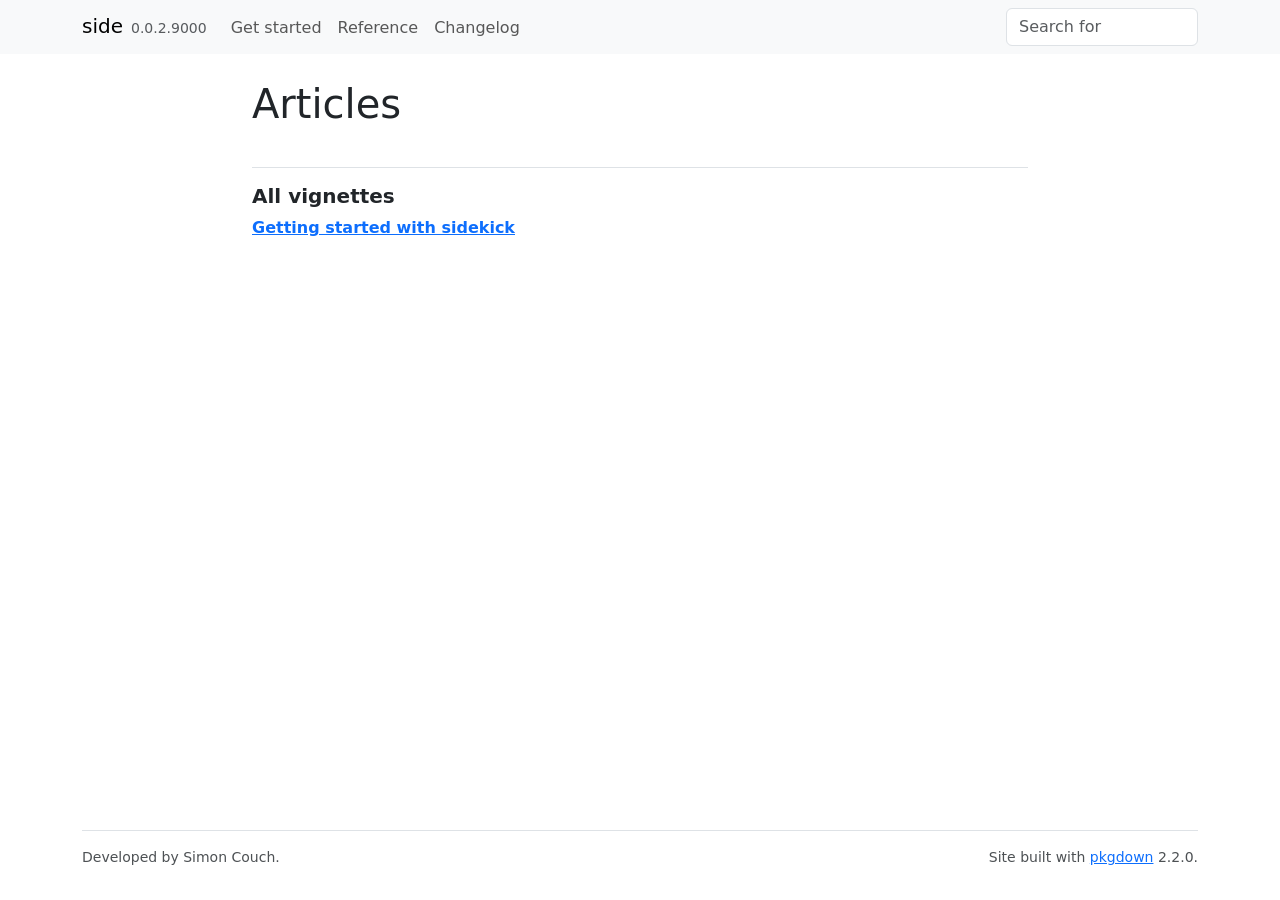
<file: articles/index.html>
<!DOCTYPE html>
<!-- Generated by pkgdown: do not edit by hand --><html lang="en"><head><meta http-equiv="Content-Type" content="text/html; charset=UTF-8"><meta charset="utf-8"><meta http-equiv="X-UA-Compatible" content="IE=edge"><meta name="viewport" content="width=device-width, initial-scale=1, shrink-to-fit=no"><title>Articles • side</title><script src="../deps/jquery-3.6.0/jquery-3.6.0.min.js"></script><meta name="viewport" content="width=device-width, initial-scale=1, shrink-to-fit=no"><link href="../deps/bootstrap-5.3.8/bootstrap.min.css" rel="stylesheet"><script src="../deps/bootstrap-5.3.8/bootstrap.bundle.min.js"></script><link href="../deps/font-awesome-6.5.2/css/all.min.css" rel="stylesheet"><link href="../deps/font-awesome-6.5.2/css/v4-shims.min.css" rel="stylesheet"><script src="../deps/headroom-0.11.0/headroom.min.js"></script><script src="../deps/headroom-0.11.0/jQuery.headroom.min.js"></script><script src="../deps/bootstrap-toc-1.0.1/bootstrap-toc.min.js"></script><script src="../deps/clipboard.js-2.0.11/clipboard.min.js"></script><script src="../deps/search-1.0.0/autocomplete.jquery.min.js"></script><script src="../deps/search-1.0.0/fuse.min.js"></script><script src="../deps/search-1.0.0/mark.min.js"></script><!-- pkgdown --><script src="../pkgdown.js"></script><meta property="og:title" content="Articles"></head><body>
    <a href="#main" class="visually-hidden-focusable">Skip to contents</a>


    <nav class="navbar navbar-expand-lg fixed-top bg-light" data-bs-theme="light" aria-label="Site navigation"><div class="container">

    <a class="navbar-brand me-2" href="../index.html">side</a>

    <small class="nav-text text-muted me-auto" data-bs-toggle="tooltip" data-bs-placement="bottom" title="">0.0.2.9000</small>


    <button class="navbar-toggler" type="button" data-bs-toggle="collapse" data-bs-target="#navbar" aria-controls="navbar" aria-expanded="false" aria-label="Toggle navigation">
      <span class="navbar-toggler-icon"></span>
    </button>

    <div id="navbar" class="collapse navbar-collapse ms-3">
      <ul class="navbar-nav me-auto"><li class="nav-item"><a class="nav-link" href="../articles/side.html">Get started</a></li>
<li class="nav-item"><a class="nav-link" href="../reference/index.html">Reference</a></li>
<li class="nav-item"><a class="nav-link" href="../news/index.html">Changelog</a></li>
      </ul><ul class="navbar-nav"><li class="nav-item"><form class="form-inline" role="search">
 <input class="form-control" type="search" name="search-input" id="search-input" autocomplete="off" aria-label="Search site" placeholder="Search for" data-search-index="../search.json"></form></li>
      </ul></div>


  </div>
</nav><div class="container template-article-index">
<div class="row">
  <main id="main" class="col-md-9"><div class="page-header">

      <h1>Articles</h1>
    </div>

    <div class="section ">
      <h3>All vignettes</h3>
      <div class="section-desc"></div>

      <dl><dt><a href="side.html">Getting started with sidekick</a></dt>
        <dd>
      </dd></dl></div>
  </main></div>


    <footer><div class="pkgdown-footer-left">
  <p>Developed by Simon Couch.</p>
</div>

<div class="pkgdown-footer-right">
  <p>Site built with <a href="https://pkgdown.r-lib.org/" class="external-link">pkgdown</a> 2.2.0.</p>
</div>

    </footer></div>





  </body></html>
</file>
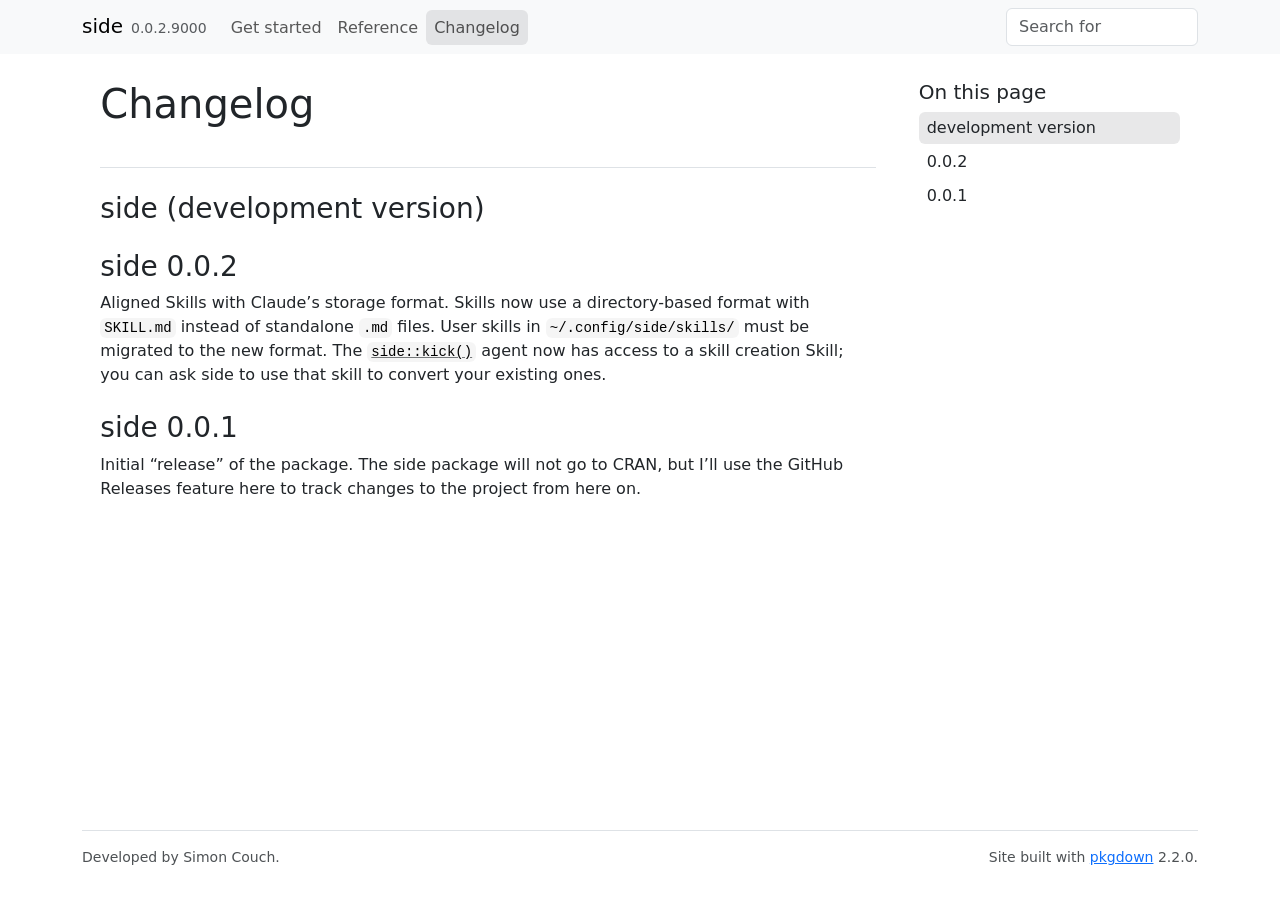
<file: news/index.html>
<!DOCTYPE html>
<!-- Generated by pkgdown: do not edit by hand --><html lang="en"><head><meta http-equiv="Content-Type" content="text/html; charset=UTF-8"><meta charset="utf-8"><meta http-equiv="X-UA-Compatible" content="IE=edge"><meta name="viewport" content="width=device-width, initial-scale=1, shrink-to-fit=no"><title>Changelog • side</title><script src="../deps/jquery-3.6.0/jquery-3.6.0.min.js"></script><meta name="viewport" content="width=device-width, initial-scale=1, shrink-to-fit=no"><link href="../deps/bootstrap-5.3.8/bootstrap.min.css" rel="stylesheet"><script src="../deps/bootstrap-5.3.8/bootstrap.bundle.min.js"></script><link href="../deps/font-awesome-6.5.2/css/all.min.css" rel="stylesheet"><link href="../deps/font-awesome-6.5.2/css/v4-shims.min.css" rel="stylesheet"><script src="../deps/headroom-0.11.0/headroom.min.js"></script><script src="../deps/headroom-0.11.0/jQuery.headroom.min.js"></script><script src="../deps/bootstrap-toc-1.0.1/bootstrap-toc.min.js"></script><script src="../deps/clipboard.js-2.0.11/clipboard.min.js"></script><script src="../deps/search-1.0.0/autocomplete.jquery.min.js"></script><script src="../deps/search-1.0.0/fuse.min.js"></script><script src="../deps/search-1.0.0/mark.min.js"></script><!-- pkgdown --><script src="../pkgdown.js"></script><meta property="og:title" content="Changelog"></head><body>
    <a href="#main" class="visually-hidden-focusable">Skip to contents</a>


    <nav class="navbar navbar-expand-lg fixed-top bg-light" data-bs-theme="light" aria-label="Site navigation"><div class="container">

    <a class="navbar-brand me-2" href="../index.html">side</a>

    <small class="nav-text text-muted me-auto" data-bs-toggle="tooltip" data-bs-placement="bottom" title="">0.0.2.9000</small>


    <button class="navbar-toggler" type="button" data-bs-toggle="collapse" data-bs-target="#navbar" aria-controls="navbar" aria-expanded="false" aria-label="Toggle navigation">
      <span class="navbar-toggler-icon"></span>
    </button>

    <div id="navbar" class="collapse navbar-collapse ms-3">
      <ul class="navbar-nav me-auto"><li class="nav-item"><a class="nav-link" href="../articles/side.html">Get started</a></li>
<li class="nav-item"><a class="nav-link" href="../reference/index.html">Reference</a></li>
<li class="active nav-item"><a class="nav-link" href="../news/index.html">Changelog</a></li>
      </ul><ul class="navbar-nav"><li class="nav-item"><form class="form-inline" role="search">
 <input class="form-control" type="search" name="search-input" id="search-input" autocomplete="off" aria-label="Search site" placeholder="Search for" data-search-index="../search.json"></form></li>
      </ul></div>


  </div>
</nav><div class="container template-news">
<div class="row">
  <main id="main" class="col-md-9"><div class="page-header">

      <h1>Changelog</h1>

    </div>

    <div class="section level2">
<h2 class="pkg-version" data-toc-text="development version" id="side-development-version">side (development version)<a class="anchor" aria-label="anchor" href="#side-development-version"></a></h2>
</div>
    <div class="section level2">
<h2 class="pkg-version" data-toc-text="0.0.2" id="side-002">side 0.0.2<a class="anchor" aria-label="anchor" href="#side-002"></a></h2>
<p>Aligned Skills with Claude’s storage format. Skills now use a directory-based format with <code>SKILL.md</code> instead of standalone <code>.md</code> files. User skills in <code>~/.config/side/skills/</code> must be migrated to the new format. The <code><a href="../reference/kick.html">side::kick()</a></code> agent now has access to a skill creation Skill; you can ask side to use that skill to convert your existing ones.</p>
</div>
    <div class="section level2">
<h2 class="pkg-version" data-toc-text="0.0.1" id="side-001">side 0.0.1<a class="anchor" aria-label="anchor" href="#side-001"></a></h2>
<p>Initial “release” of the package. The side package will not go to CRAN, but I’ll use the GitHub Releases feature here to track changes to the project from here on.</p>
</div>
  </main><aside class="col-md-3"><nav id="toc" aria-label="Table of contents"><h2>On this page</h2>
    </nav></aside></div>


    <footer><div class="pkgdown-footer-left">
  <p>Developed by Simon Couch.</p>
</div>

<div class="pkgdown-footer-right">
  <p>Site built with <a href="https://pkgdown.r-lib.org/" class="external-link">pkgdown</a> 2.2.0.</p>
</div>

    </footer></div>





  </body></html>
</file>
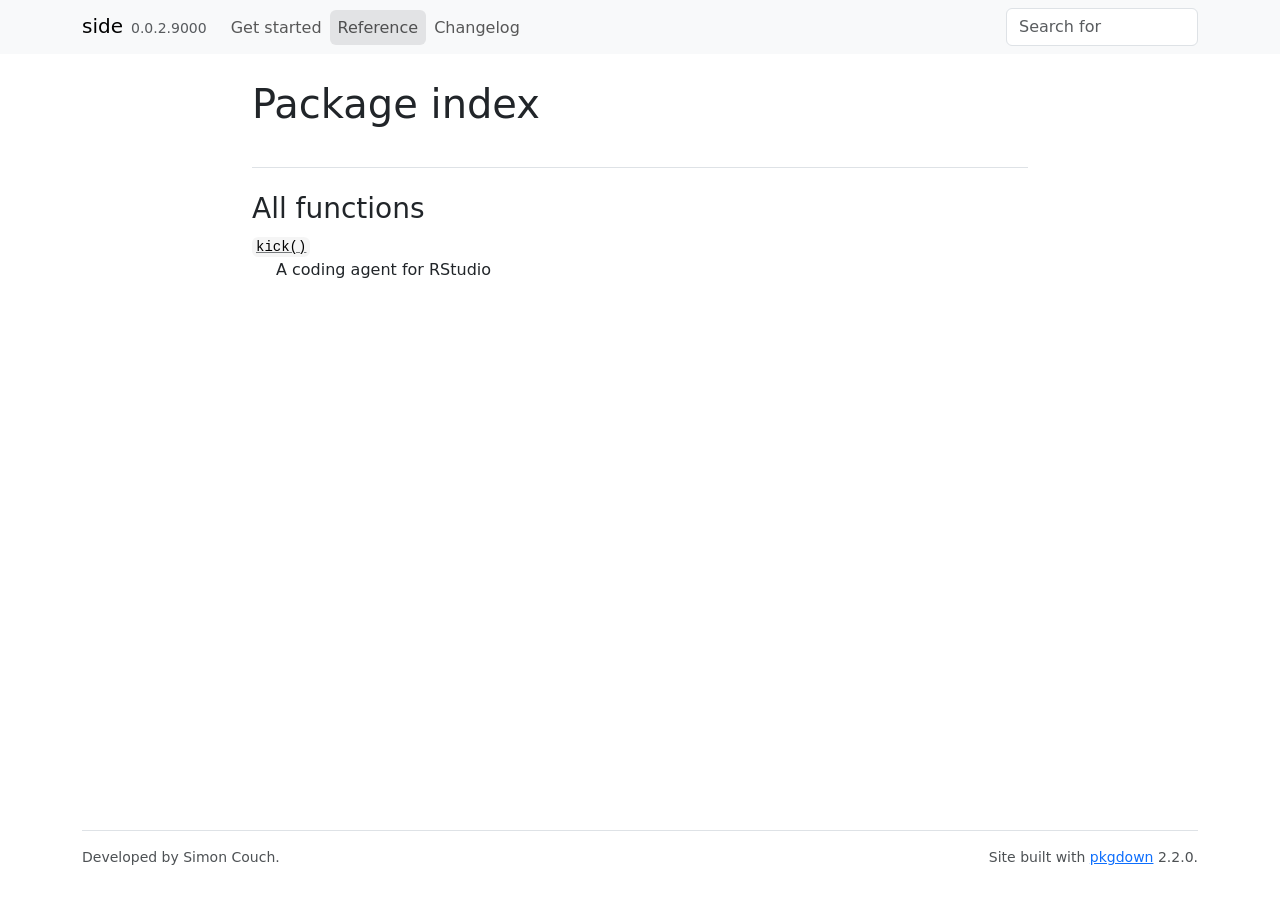
<file: reference/index.html>
<!DOCTYPE html>
<!-- Generated by pkgdown: do not edit by hand --><html lang="en"><head><meta http-equiv="Content-Type" content="text/html; charset=UTF-8"><meta charset="utf-8"><meta http-equiv="X-UA-Compatible" content="IE=edge"><meta name="viewport" content="width=device-width, initial-scale=1, shrink-to-fit=no"><title>Package index • side</title><script src="../deps/jquery-3.6.0/jquery-3.6.0.min.js"></script><meta name="viewport" content="width=device-width, initial-scale=1, shrink-to-fit=no"><link href="../deps/bootstrap-5.3.8/bootstrap.min.css" rel="stylesheet"><script src="../deps/bootstrap-5.3.8/bootstrap.bundle.min.js"></script><link href="../deps/font-awesome-6.5.2/css/all.min.css" rel="stylesheet"><link href="../deps/font-awesome-6.5.2/css/v4-shims.min.css" rel="stylesheet"><script src="../deps/headroom-0.11.0/headroom.min.js"></script><script src="../deps/headroom-0.11.0/jQuery.headroom.min.js"></script><script src="../deps/bootstrap-toc-1.0.1/bootstrap-toc.min.js"></script><script src="../deps/clipboard.js-2.0.11/clipboard.min.js"></script><script src="../deps/search-1.0.0/autocomplete.jquery.min.js"></script><script src="../deps/search-1.0.0/fuse.min.js"></script><script src="../deps/search-1.0.0/mark.min.js"></script><!-- pkgdown --><script src="../pkgdown.js"></script><meta property="og:title" content="Package index"></head><body>
    <a href="#main" class="visually-hidden-focusable">Skip to contents</a>


    <nav class="navbar navbar-expand-lg fixed-top bg-light" data-bs-theme="light" aria-label="Site navigation"><div class="container">

    <a class="navbar-brand me-2" href="../index.html">side</a>

    <small class="nav-text text-muted me-auto" data-bs-toggle="tooltip" data-bs-placement="bottom" title="">0.0.2.9000</small>


    <button class="navbar-toggler" type="button" data-bs-toggle="collapse" data-bs-target="#navbar" aria-controls="navbar" aria-expanded="false" aria-label="Toggle navigation">
      <span class="navbar-toggler-icon"></span>
    </button>

    <div id="navbar" class="collapse navbar-collapse ms-3">
      <ul class="navbar-nav me-auto"><li class="nav-item"><a class="nav-link" href="../articles/side.html">Get started</a></li>
<li class="active nav-item"><a class="nav-link" href="../reference/index.html">Reference</a></li>
<li class="nav-item"><a class="nav-link" href="../news/index.html">Changelog</a></li>
      </ul><ul class="navbar-nav"><li class="nav-item"><form class="form-inline" role="search">
 <input class="form-control" type="search" name="search-input" id="search-input" autocomplete="off" aria-label="Search site" placeholder="Search for" data-search-index="../search.json"></form></li>
      </ul></div>


  </div>
</nav><div class="container template-reference-index">
<div class="row">
  <main id="main" class="col-md-9"><div class="page-header">

      <h1>Package index</h1>
    </div>

    <div class="section level2">
      <h2 id="all-functions">All functions<a class="anchor" aria-label="anchor" href="#all-functions"></a></h2>



      <dl></dl></div><div class="section level2">




      <dl><dt>

          <code><a href="kick.html">kick()</a></code>

        </dt>
        <dd>A coding agent for RStudio</dd>
      </dl></div>
  </main></div>


    <footer><div class="pkgdown-footer-left">
  <p>Developed by Simon Couch.</p>
</div>

<div class="pkgdown-footer-right">
  <p>Site built with <a href="https://pkgdown.r-lib.org/" class="external-link">pkgdown</a> 2.2.0.</p>
</div>

    </footer></div>





  </body></html>
</file>
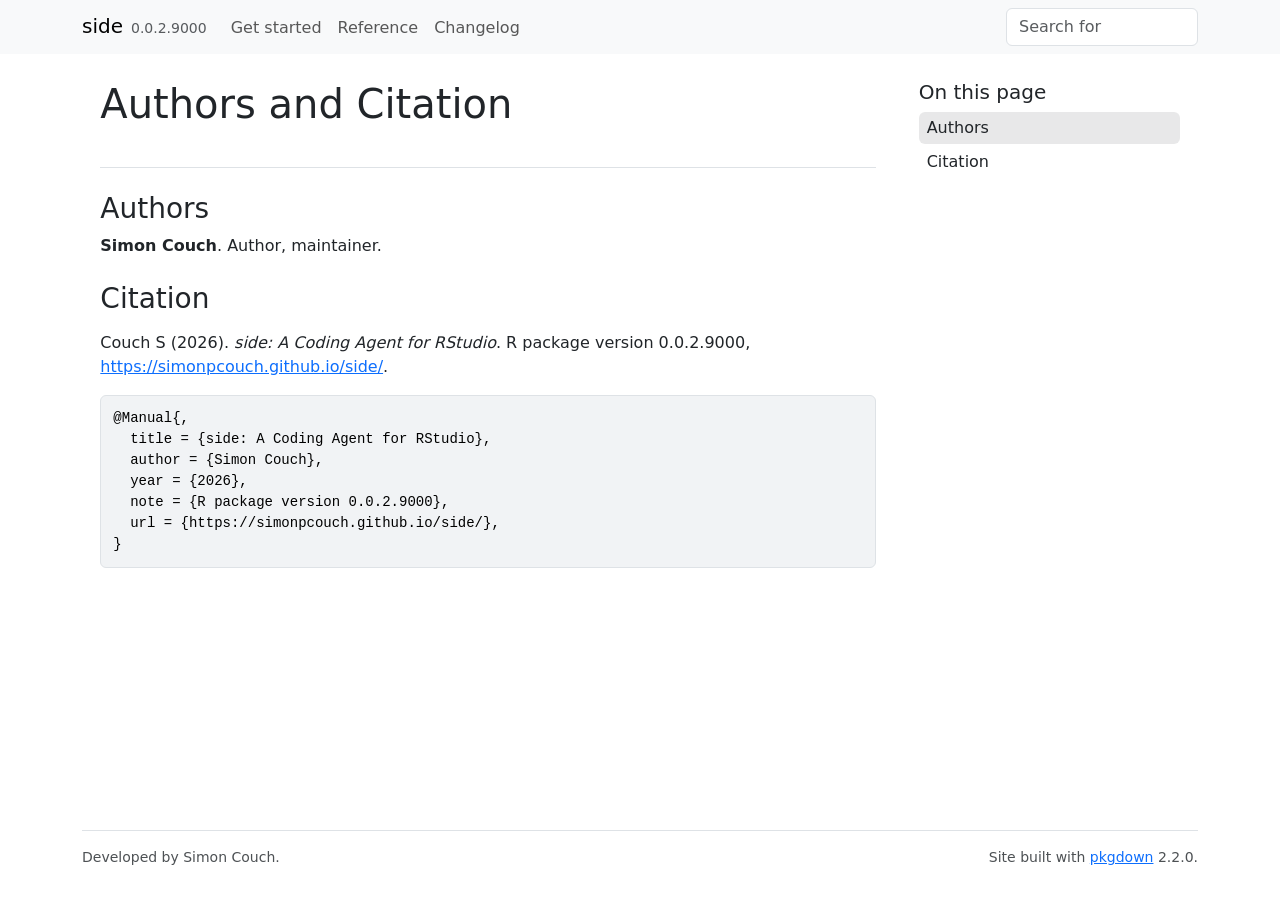
<file: authors.html>
<!DOCTYPE html>
<!-- Generated by pkgdown: do not edit by hand --><html lang="en"><head><meta http-equiv="Content-Type" content="text/html; charset=UTF-8"><meta charset="utf-8"><meta http-equiv="X-UA-Compatible" content="IE=edge"><meta name="viewport" content="width=device-width, initial-scale=1, shrink-to-fit=no"><title>Authors and Citation • side</title><script src="deps/jquery-3.6.0/jquery-3.6.0.min.js"></script><meta name="viewport" content="width=device-width, initial-scale=1, shrink-to-fit=no"><link href="deps/bootstrap-5.3.8/bootstrap.min.css" rel="stylesheet"><script src="deps/bootstrap-5.3.8/bootstrap.bundle.min.js"></script><link href="deps/font-awesome-6.5.2/css/all.min.css" rel="stylesheet"><link href="deps/font-awesome-6.5.2/css/v4-shims.min.css" rel="stylesheet"><script src="deps/headroom-0.11.0/headroom.min.js"></script><script src="deps/headroom-0.11.0/jQuery.headroom.min.js"></script><script src="deps/bootstrap-toc-1.0.1/bootstrap-toc.min.js"></script><script src="deps/clipboard.js-2.0.11/clipboard.min.js"></script><script src="deps/search-1.0.0/autocomplete.jquery.min.js"></script><script src="deps/search-1.0.0/fuse.min.js"></script><script src="deps/search-1.0.0/mark.min.js"></script><!-- pkgdown --><script src="pkgdown.js"></script><meta property="og:title" content="Authors and Citation"></head><body>
    <a href="#main" class="visually-hidden-focusable">Skip to contents</a>


    <nav class="navbar navbar-expand-lg fixed-top bg-light" data-bs-theme="light" aria-label="Site navigation"><div class="container">

    <a class="navbar-brand me-2" href="index.html">side</a>

    <small class="nav-text text-muted me-auto" data-bs-toggle="tooltip" data-bs-placement="bottom" title="">0.0.2.9000</small>


    <button class="navbar-toggler" type="button" data-bs-toggle="collapse" data-bs-target="#navbar" aria-controls="navbar" aria-expanded="false" aria-label="Toggle navigation">
      <span class="navbar-toggler-icon"></span>
    </button>

    <div id="navbar" class="collapse navbar-collapse ms-3">
      <ul class="navbar-nav me-auto"><li class="nav-item"><a class="nav-link" href="articles/side.html">Get started</a></li>
<li class="nav-item"><a class="nav-link" href="reference/index.html">Reference</a></li>
<li class="nav-item"><a class="nav-link" href="news/index.html">Changelog</a></li>
      </ul><ul class="navbar-nav"><li class="nav-item"><form class="form-inline" role="search">
 <input class="form-control" type="search" name="search-input" id="search-input" autocomplete="off" aria-label="Search site" placeholder="Search for" data-search-index="search.json"></form></li>
      </ul></div>


  </div>
</nav><div class="container template-citation-authors">
<div class="row">
  <main id="main" class="col-md-9"><div class="page-header">

      <h1>Authors and Citation</h1>
    </div>

    <div class="section level2">
      <h2>Authors</h2>

      <ul class="list-unstyled"><li>
          <p><strong>Simon Couch</strong>. Author, maintainer.
          </p>
        </li>
      </ul></div>

    <div class="section level2">
      <h2 id="citation">Citation</h2>
      <p></p>

      <p>Couch S (2026).
<em>side: A Coding Agent for RStudio</em>.
R package version 0.0.2.9000, <a href="https://simonpcouch.github.io/side/">https://simonpcouch.github.io/side/</a>.
</p>
      <pre>@Manual{,
  title = {side: A Coding Agent for RStudio},
  author = {Simon Couch},
  year = {2026},
  note = {R package version 0.0.2.9000},
  url = {https://simonpcouch.github.io/side/},
}</pre>
    </div>

  </main><aside class="col-md-3"><nav id="toc" aria-label="Table of contents"><h2>On this page</h2>
    </nav></aside></div>


    <footer><div class="pkgdown-footer-left">
  <p>Developed by Simon Couch.</p>
</div>

<div class="pkgdown-footer-right">
  <p>Site built with <a href="https://pkgdown.r-lib.org/" class="external-link">pkgdown</a> 2.2.0.</p>
</div>

    </footer></div>





  </body></html>
</file>
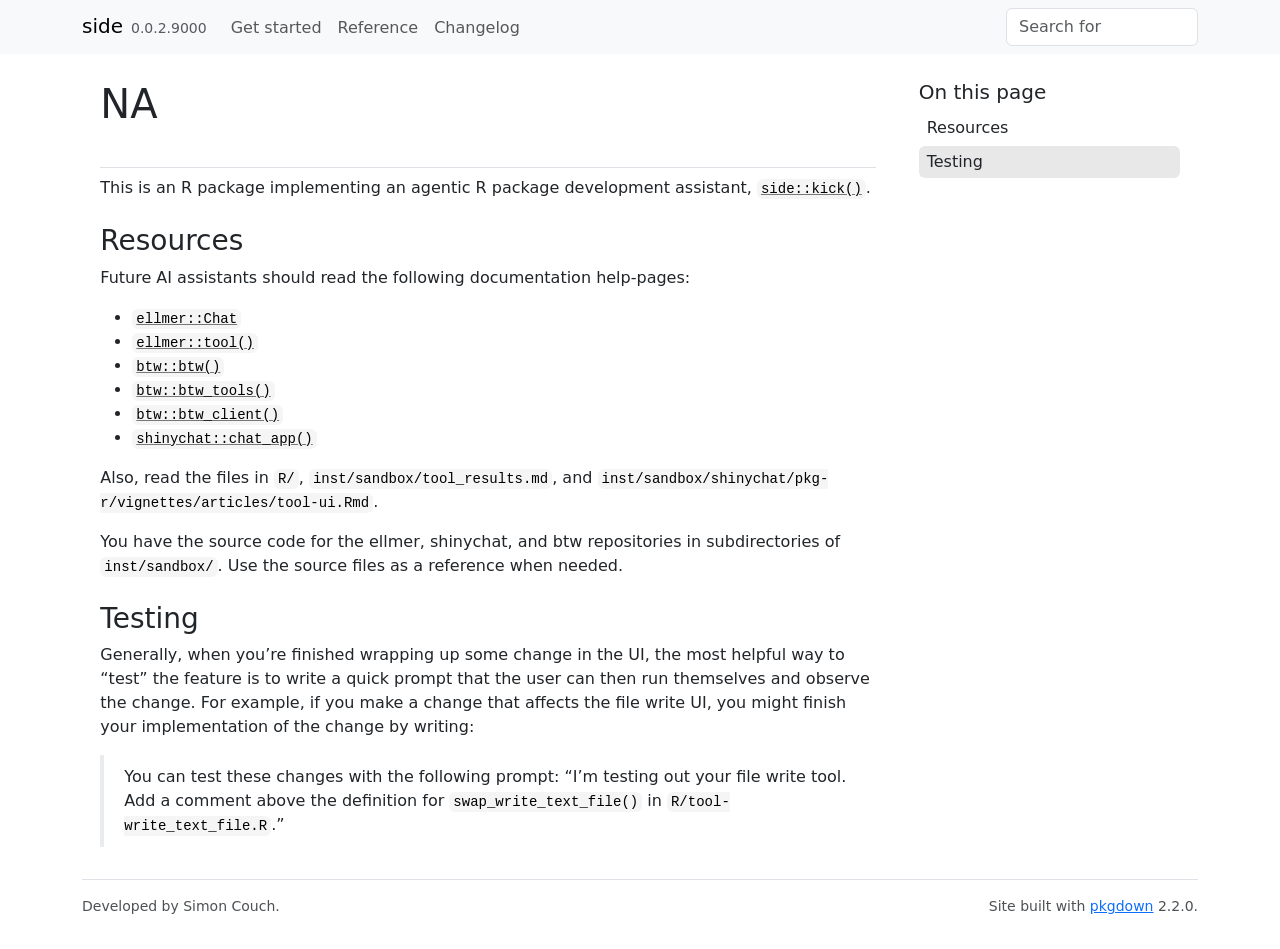
<file: CLAUDE.html>
<!DOCTYPE html>
<!-- Generated by pkgdown: do not edit by hand --><html lang="en"><head><meta http-equiv="Content-Type" content="text/html; charset=UTF-8"><meta charset="utf-8"><meta http-equiv="X-UA-Compatible" content="IE=edge"><meta name="viewport" content="width=device-width, initial-scale=1, shrink-to-fit=no"><title>NA • side</title><script src="deps/jquery-3.6.0/jquery-3.6.0.min.js"></script><meta name="viewport" content="width=device-width, initial-scale=1, shrink-to-fit=no"><link href="deps/bootstrap-5.3.8/bootstrap.min.css" rel="stylesheet"><script src="deps/bootstrap-5.3.8/bootstrap.bundle.min.js"></script><link href="deps/font-awesome-6.5.2/css/all.min.css" rel="stylesheet"><link href="deps/font-awesome-6.5.2/css/v4-shims.min.css" rel="stylesheet"><script src="deps/headroom-0.11.0/headroom.min.js"></script><script src="deps/headroom-0.11.0/jQuery.headroom.min.js"></script><script src="deps/bootstrap-toc-1.0.1/bootstrap-toc.min.js"></script><script src="deps/clipboard.js-2.0.11/clipboard.min.js"></script><script src="deps/search-1.0.0/autocomplete.jquery.min.js"></script><script src="deps/search-1.0.0/fuse.min.js"></script><script src="deps/search-1.0.0/mark.min.js"></script><!-- pkgdown --><script src="pkgdown.js"></script><meta property="og:title" content="NA"></head><body>
    <a href="#main" class="visually-hidden-focusable">Skip to contents</a>


    <nav class="navbar navbar-expand-lg fixed-top bg-light" data-bs-theme="light" aria-label="Site navigation"><div class="container">

    <a class="navbar-brand me-2" href="index.html">side</a>

    <small class="nav-text text-muted me-auto" data-bs-toggle="tooltip" data-bs-placement="bottom" title="">0.0.2.9000</small>


    <button class="navbar-toggler" type="button" data-bs-toggle="collapse" data-bs-target="#navbar" aria-controls="navbar" aria-expanded="false" aria-label="Toggle navigation">
      <span class="navbar-toggler-icon"></span>
    </button>

    <div id="navbar" class="collapse navbar-collapse ms-3">
      <ul class="navbar-nav me-auto"><li class="nav-item"><a class="nav-link" href="articles/side.html">Get started</a></li>
<li class="nav-item"><a class="nav-link" href="reference/index.html">Reference</a></li>
<li class="nav-item"><a class="nav-link" href="news/index.html">Changelog</a></li>
      </ul><ul class="navbar-nav"><li class="nav-item"><form class="form-inline" role="search">
 <input class="form-control" type="search" name="search-input" id="search-input" autocomplete="off" aria-label="Search site" placeholder="Search for" data-search-index="search.json"></form></li>
      </ul></div>


  </div>
</nav><div class="container template-title-body">
<div class="row">
  <main id="main" class="col-md-9"><div class="page-header">

      <h1>NA</h1>

    </div>


<p>This is an R package implementing an agentic R package development assistant, <code><a href="reference/kick.html">side::kick()</a></code>.</p>
<div class="section level2">
<h2 id="resources">Resources<a class="anchor" aria-label="anchor" href="#resources"></a></h2>
<p>Future AI assistants should read the following documentation help-pages:</p>
<ul><li><code><a href="https://ellmer.tidyverse.org/reference/Chat.html" class="external-link">ellmer::Chat</a></code></li>
<li><code><a href="https://ellmer.tidyverse.org/reference/tool.html" class="external-link">ellmer::tool()</a></code></li>
<li><code><a href="https://posit-dev.github.io/btw/reference/btw.html" class="external-link">btw::btw()</a></code></li>
<li><code><a href="https://posit-dev.github.io/btw/reference/btw_tools.html" class="external-link">btw::btw_tools()</a></code></li>
<li><code><a href="https://posit-dev.github.io/btw/reference/btw_client.html" class="external-link">btw::btw_client()</a></code></li>
<li><code><a href="https://posit-dev.github.io/shinychat/r/reference/chat_app.html" class="external-link">shinychat::chat_app()</a></code></li>
</ul><p>Also, read the files in <code>R/</code>, <code>inst/sandbox/tool_results.md</code>, and <code>inst/sandbox/shinychat/pkg-r/vignettes/articles/tool-ui.Rmd</code>.</p>
<p>You have the source code for the ellmer, shinychat, and btw repositories in subdirectories of <code>inst/sandbox/</code>. Use the source files as a reference when needed.</p>
</div>
<div class="section level2">
<h2 id="testing">Testing<a class="anchor" aria-label="anchor" href="#testing"></a></h2>
<p>Generally, when you’re finished wrapping up some change in the UI, the most helpful way to “test” the feature is to write a quick prompt that the user can then run themselves and observe the change. For example, if you make a change that affects the file write UI, you might finish your implementation of the change by writing:</p>
<blockquote>
<p>You can test these changes with the following prompt: “I’m testing out your file write tool. Add a comment above the definition for <code>swap_write_text_file()</code> in <code>R/tool-write_text_file.R</code>.”</p>
</blockquote>
</div>


  </main><aside class="col-md-3"><nav id="toc" aria-label="Table of contents"><h2>On this page</h2>
    </nav></aside></div>


    <footer><div class="pkgdown-footer-left">
  <p>Developed by Simon Couch.</p>
</div>

<div class="pkgdown-footer-right">
  <p>Site built with <a href="https://pkgdown.r-lib.org/" class="external-link">pkgdown</a> 2.2.0.</p>
</div>

    </footer></div>





  </body></html>
</file>
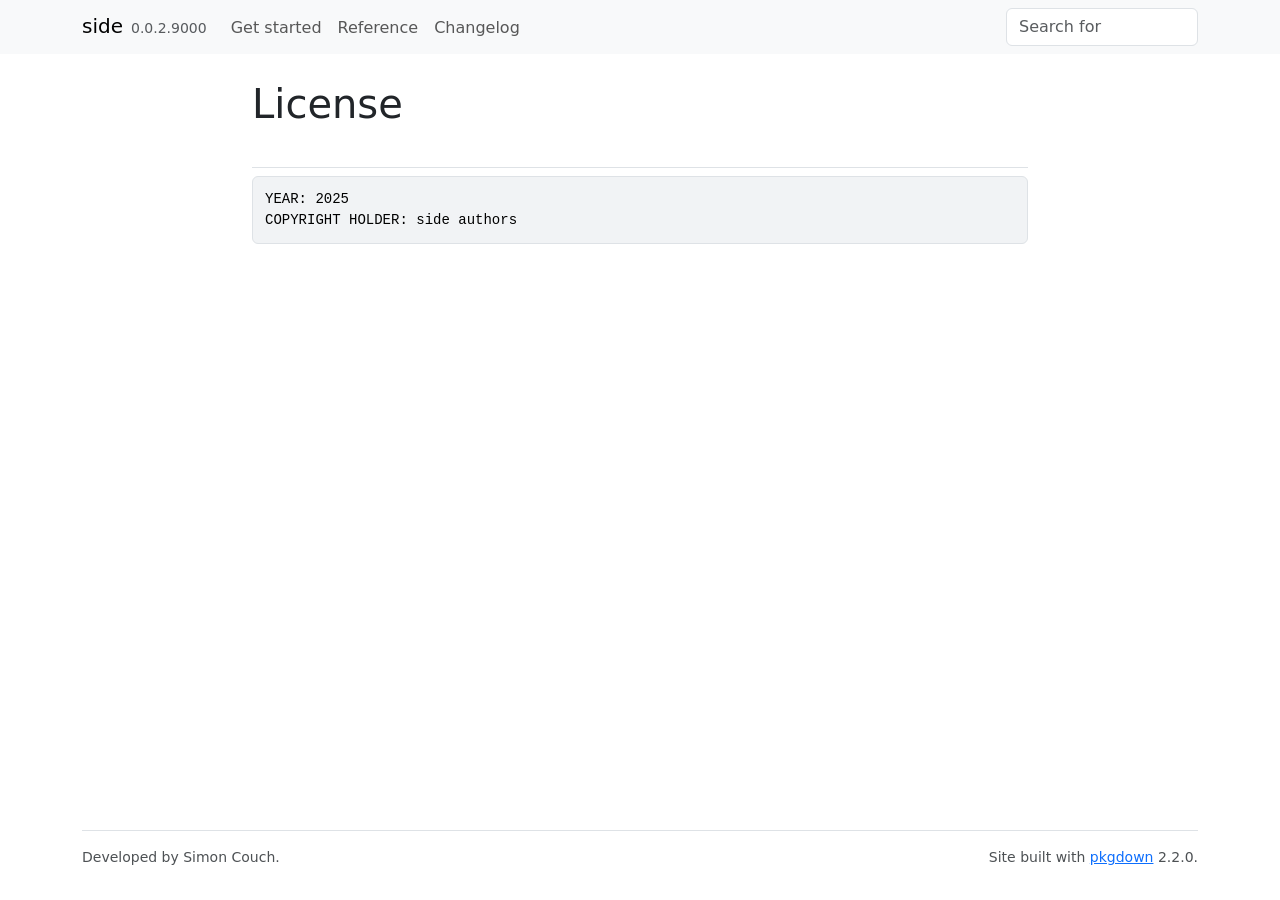
<file: LICENSE-text.html>
<!DOCTYPE html>
<!-- Generated by pkgdown: do not edit by hand --><html lang="en"><head><meta http-equiv="Content-Type" content="text/html; charset=UTF-8"><meta charset="utf-8"><meta http-equiv="X-UA-Compatible" content="IE=edge"><meta name="viewport" content="width=device-width, initial-scale=1, shrink-to-fit=no"><title>License • side</title><script src="deps/jquery-3.6.0/jquery-3.6.0.min.js"></script><meta name="viewport" content="width=device-width, initial-scale=1, shrink-to-fit=no"><link href="deps/bootstrap-5.3.8/bootstrap.min.css" rel="stylesheet"><script src="deps/bootstrap-5.3.8/bootstrap.bundle.min.js"></script><link href="deps/font-awesome-6.5.2/css/all.min.css" rel="stylesheet"><link href="deps/font-awesome-6.5.2/css/v4-shims.min.css" rel="stylesheet"><script src="deps/headroom-0.11.0/headroom.min.js"></script><script src="deps/headroom-0.11.0/jQuery.headroom.min.js"></script><script src="deps/bootstrap-toc-1.0.1/bootstrap-toc.min.js"></script><script src="deps/clipboard.js-2.0.11/clipboard.min.js"></script><script src="deps/search-1.0.0/autocomplete.jquery.min.js"></script><script src="deps/search-1.0.0/fuse.min.js"></script><script src="deps/search-1.0.0/mark.min.js"></script><!-- pkgdown --><script src="pkgdown.js"></script><meta property="og:title" content="License"></head><body>
    <a href="#main" class="visually-hidden-focusable">Skip to contents</a>


    <nav class="navbar navbar-expand-lg fixed-top bg-light" data-bs-theme="light" aria-label="Site navigation"><div class="container">

    <a class="navbar-brand me-2" href="index.html">side</a>

    <small class="nav-text text-muted me-auto" data-bs-toggle="tooltip" data-bs-placement="bottom" title="">0.0.2.9000</small>


    <button class="navbar-toggler" type="button" data-bs-toggle="collapse" data-bs-target="#navbar" aria-controls="navbar" aria-expanded="false" aria-label="Toggle navigation">
      <span class="navbar-toggler-icon"></span>
    </button>

    <div id="navbar" class="collapse navbar-collapse ms-3">
      <ul class="navbar-nav me-auto"><li class="nav-item"><a class="nav-link" href="articles/side.html">Get started</a></li>
<li class="nav-item"><a class="nav-link" href="reference/index.html">Reference</a></li>
<li class="nav-item"><a class="nav-link" href="news/index.html">Changelog</a></li>
      </ul><ul class="navbar-nav"><li class="nav-item"><form class="form-inline" role="search">
 <input class="form-control" type="search" name="search-input" id="search-input" autocomplete="off" aria-label="Search site" placeholder="Search for" data-search-index="search.json"></form></li>
      </ul></div>


  </div>
</nav><div class="container template-title-body">
<div class="row">
  <main id="main" class="col-md-9"><div class="page-header">

      <h1>License</h1>

    </div>

<pre>YEAR: 2025
COPYRIGHT HOLDER: side authors
</pre>

  </main></div>


    <footer><div class="pkgdown-footer-left">
  <p>Developed by Simon Couch.</p>
</div>

<div class="pkgdown-footer-right">
  <p>Site built with <a href="https://pkgdown.r-lib.org/" class="external-link">pkgdown</a> 2.2.0.</p>
</div>

    </footer></div>





  </body></html>
</file>
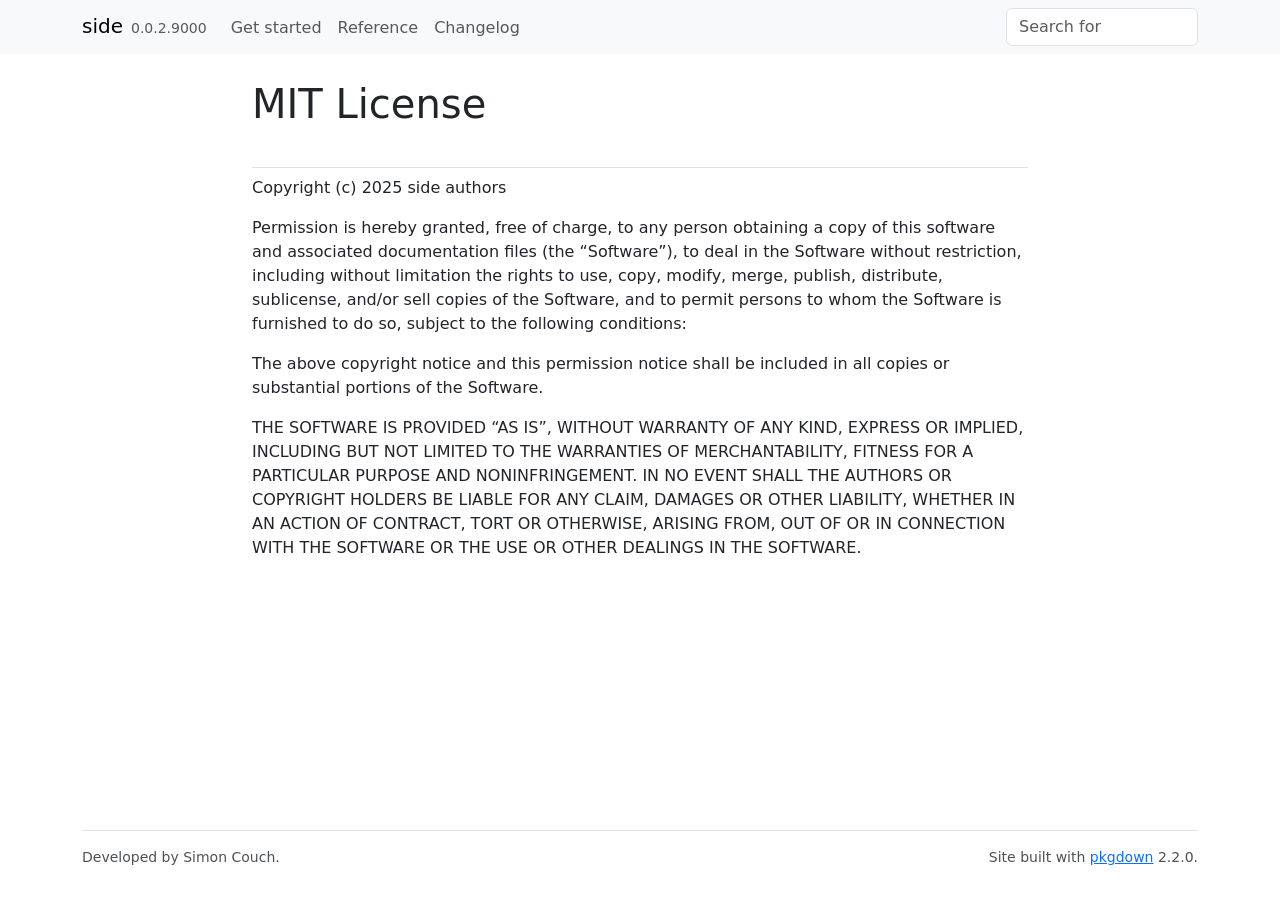
<file: LICENSE.html>
<!DOCTYPE html>
<!-- Generated by pkgdown: do not edit by hand --><html lang="en"><head><meta http-equiv="Content-Type" content="text/html; charset=UTF-8"><meta charset="utf-8"><meta http-equiv="X-UA-Compatible" content="IE=edge"><meta name="viewport" content="width=device-width, initial-scale=1, shrink-to-fit=no"><title>MIT License • side</title><script src="deps/jquery-3.6.0/jquery-3.6.0.min.js"></script><meta name="viewport" content="width=device-width, initial-scale=1, shrink-to-fit=no"><link href="deps/bootstrap-5.3.8/bootstrap.min.css" rel="stylesheet"><script src="deps/bootstrap-5.3.8/bootstrap.bundle.min.js"></script><link href="deps/font-awesome-6.5.2/css/all.min.css" rel="stylesheet"><link href="deps/font-awesome-6.5.2/css/v4-shims.min.css" rel="stylesheet"><script src="deps/headroom-0.11.0/headroom.min.js"></script><script src="deps/headroom-0.11.0/jQuery.headroom.min.js"></script><script src="deps/bootstrap-toc-1.0.1/bootstrap-toc.min.js"></script><script src="deps/clipboard.js-2.0.11/clipboard.min.js"></script><script src="deps/search-1.0.0/autocomplete.jquery.min.js"></script><script src="deps/search-1.0.0/fuse.min.js"></script><script src="deps/search-1.0.0/mark.min.js"></script><!-- pkgdown --><script src="pkgdown.js"></script><meta property="og:title" content="MIT License"></head><body>
    <a href="#main" class="visually-hidden-focusable">Skip to contents</a>


    <nav class="navbar navbar-expand-lg fixed-top bg-light" data-bs-theme="light" aria-label="Site navigation"><div class="container">

    <a class="navbar-brand me-2" href="index.html">side</a>

    <small class="nav-text text-muted me-auto" data-bs-toggle="tooltip" data-bs-placement="bottom" title="">0.0.2.9000</small>


    <button class="navbar-toggler" type="button" data-bs-toggle="collapse" data-bs-target="#navbar" aria-controls="navbar" aria-expanded="false" aria-label="Toggle navigation">
      <span class="navbar-toggler-icon"></span>
    </button>

    <div id="navbar" class="collapse navbar-collapse ms-3">
      <ul class="navbar-nav me-auto"><li class="nav-item"><a class="nav-link" href="articles/side.html">Get started</a></li>
<li class="nav-item"><a class="nav-link" href="reference/index.html">Reference</a></li>
<li class="nav-item"><a class="nav-link" href="news/index.html">Changelog</a></li>
      </ul><ul class="navbar-nav"><li class="nav-item"><form class="form-inline" role="search">
 <input class="form-control" type="search" name="search-input" id="search-input" autocomplete="off" aria-label="Search site" placeholder="Search for" data-search-index="search.json"></form></li>
      </ul></div>


  </div>
</nav><div class="container template-title-body">
<div class="row">
  <main id="main" class="col-md-9"><div class="page-header">

      <h1>MIT License</h1>

    </div>

<div id="mit-license" class="section level1">

<p>Copyright (c) 2025 side authors</p>
<p>Permission is hereby granted, free of charge, to any person obtaining a copy of this software and associated documentation files (the “Software”), to deal in the Software without restriction, including without limitation the rights to use, copy, modify, merge, publish, distribute, sublicense, and/or sell copies of the Software, and to permit persons to whom the Software is furnished to do so, subject to the following conditions:</p>
<p>The above copyright notice and this permission notice shall be included in all copies or substantial portions of the Software.</p>
<p>THE SOFTWARE IS PROVIDED “AS IS”, WITHOUT WARRANTY OF ANY KIND, EXPRESS OR IMPLIED, INCLUDING BUT NOT LIMITED TO THE WARRANTIES OF MERCHANTABILITY, FITNESS FOR A PARTICULAR PURPOSE AND NONINFRINGEMENT. IN NO EVENT SHALL THE AUTHORS OR COPYRIGHT HOLDERS BE LIABLE FOR ANY CLAIM, DAMAGES OR OTHER LIABILITY, WHETHER IN AN ACTION OF CONTRACT, TORT OR OTHERWISE, ARISING FROM, OUT OF OR IN CONNECTION WITH THE SOFTWARE OR THE USE OR OTHER DEALINGS IN THE SOFTWARE.</p>
</div>

  </main></div>


    <footer><div class="pkgdown-footer-left">
  <p>Developed by Simon Couch.</p>
</div>

<div class="pkgdown-footer-right">
  <p>Site built with <a href="https://pkgdown.r-lib.org/" class="external-link">pkgdown</a> 2.2.0.</p>
</div>

    </footer></div>





  </body></html>
</file>
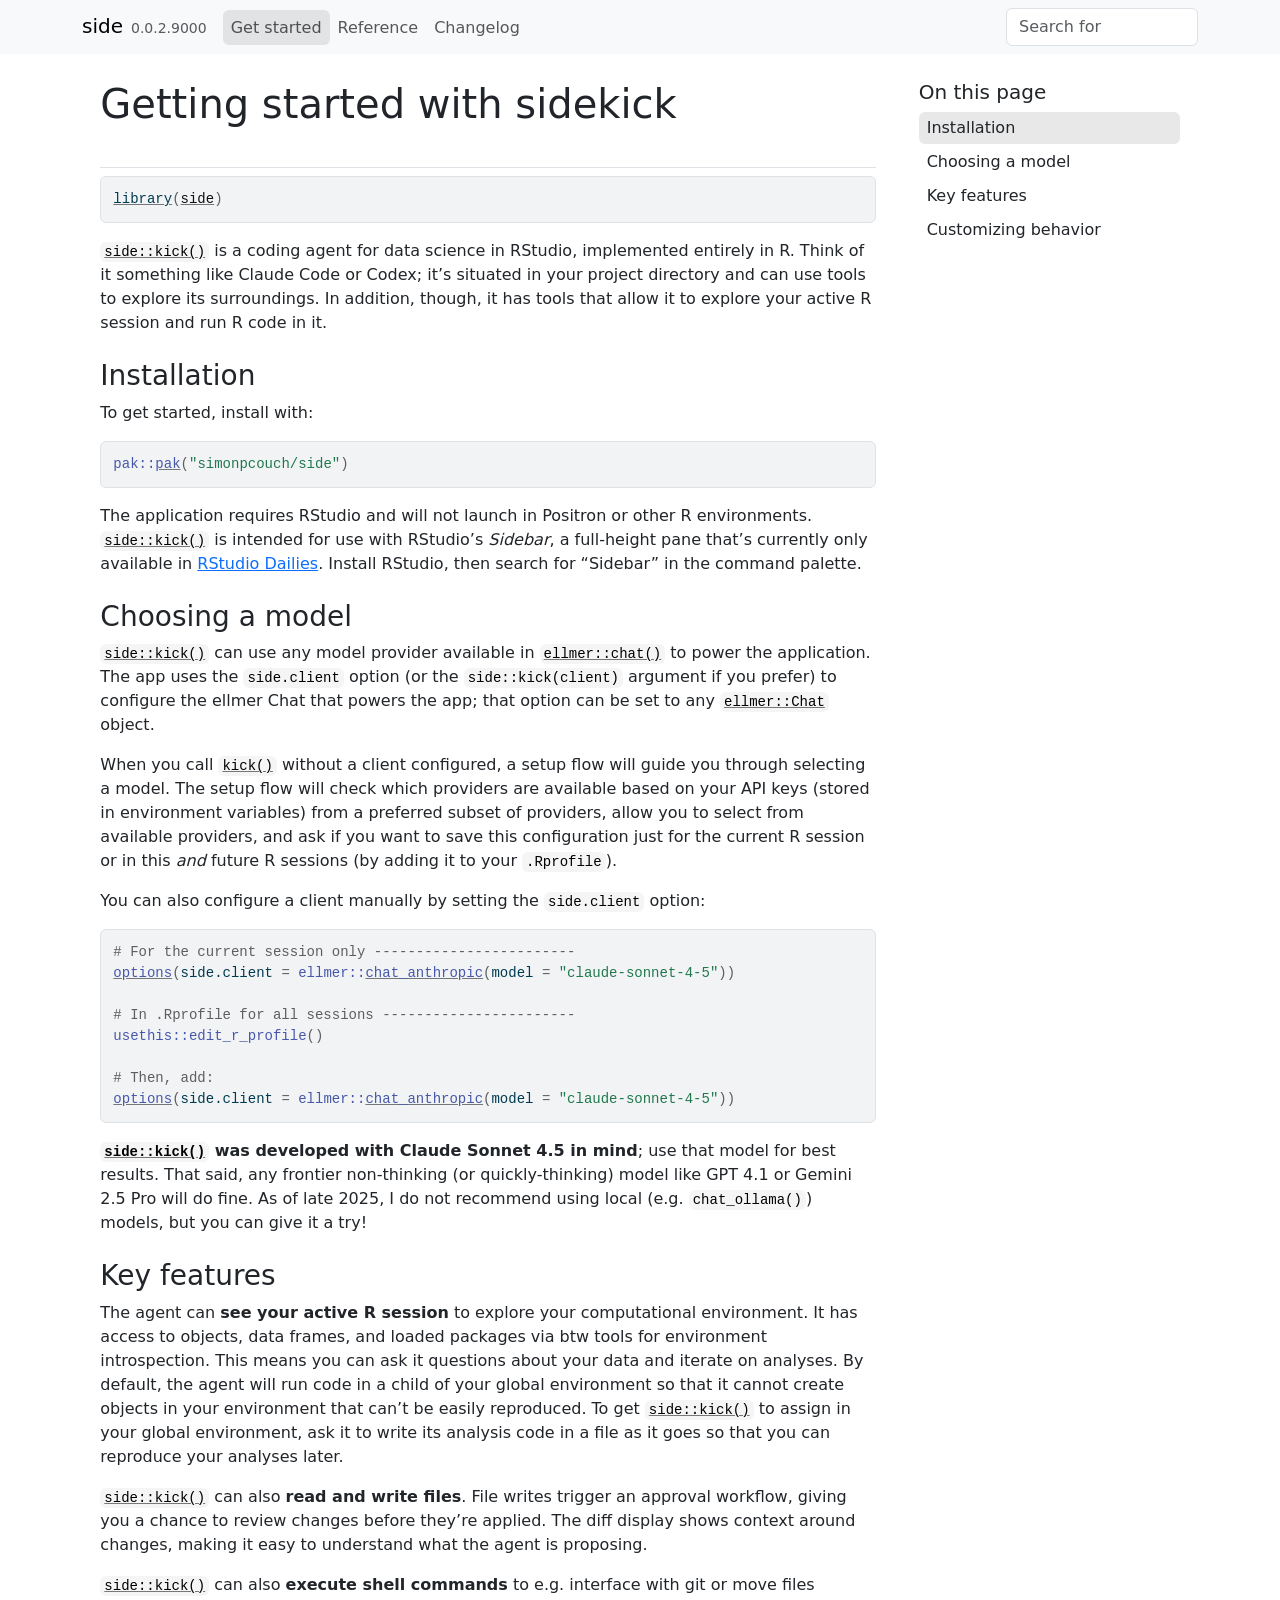
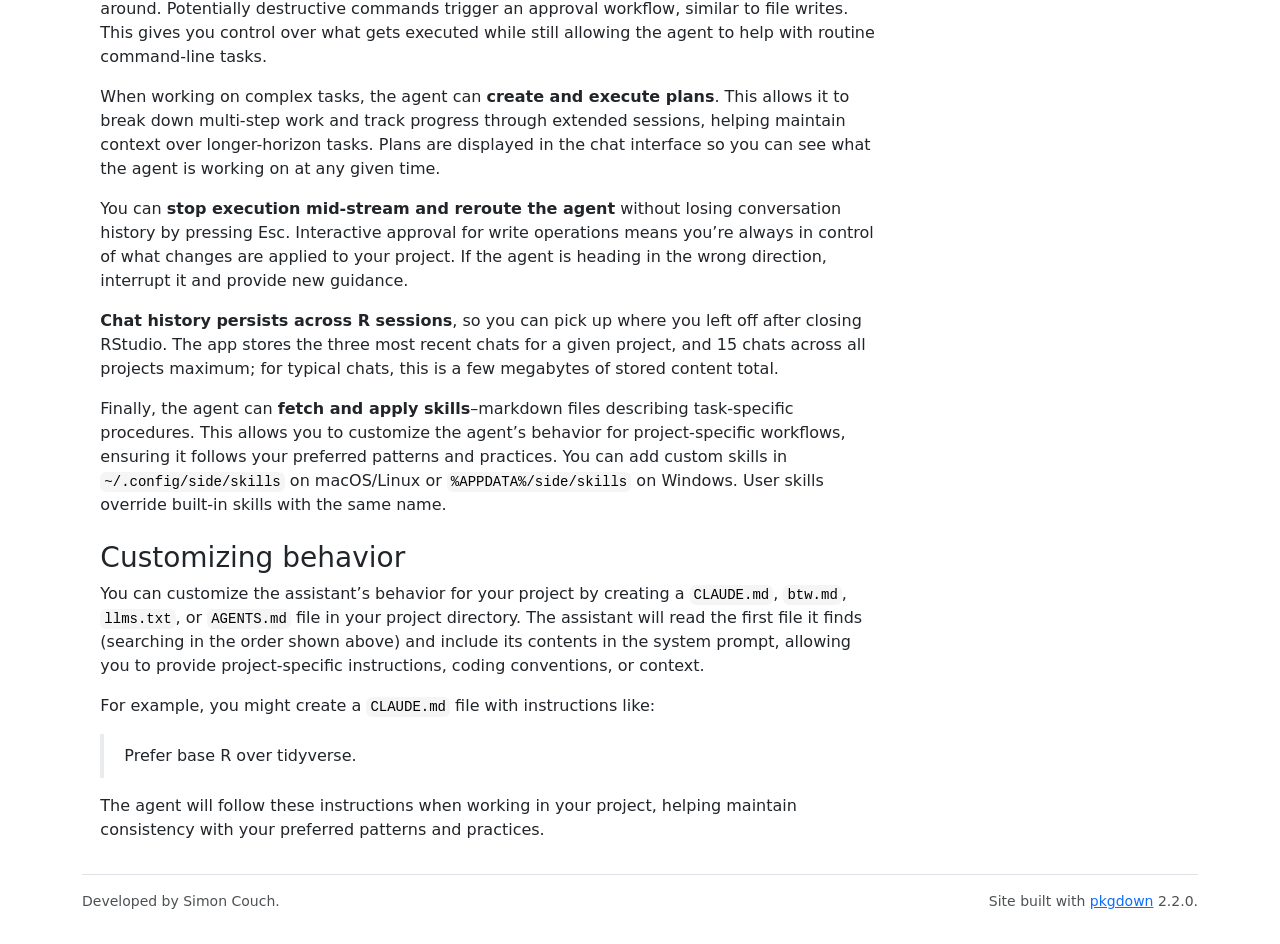
<file: articles/side.html>
<!DOCTYPE html>
<!-- Generated by pkgdown: do not edit by hand --><html lang="en">
<head>
<meta http-equiv="Content-Type" content="text/html; charset=UTF-8">
<meta charset="utf-8">
<meta http-equiv="X-UA-Compatible" content="IE=edge">
<meta name="viewport" content="width=device-width, initial-scale=1, shrink-to-fit=no">
<title>Getting started with sidekick • side</title>
<script src="../deps/jquery-3.6.0/jquery-3.6.0.min.js"></script><meta name="viewport" content="width=device-width, initial-scale=1, shrink-to-fit=no">
<link href="../deps/bootstrap-5.3.8/bootstrap.min.css" rel="stylesheet">
<script src="../deps/bootstrap-5.3.8/bootstrap.bundle.min.js"></script><link href="../deps/font-awesome-6.5.2/css/all.min.css" rel="stylesheet">
<link href="../deps/font-awesome-6.5.2/css/v4-shims.min.css" rel="stylesheet">
<script src="../deps/headroom-0.11.0/headroom.min.js"></script><script src="../deps/headroom-0.11.0/jQuery.headroom.min.js"></script><script src="../deps/bootstrap-toc-1.0.1/bootstrap-toc.min.js"></script><script src="../deps/clipboard.js-2.0.11/clipboard.min.js"></script><script src="../deps/search-1.0.0/autocomplete.jquery.min.js"></script><script src="../deps/search-1.0.0/fuse.min.js"></script><script src="../deps/search-1.0.0/mark.min.js"></script><!-- pkgdown --><script src="../pkgdown.js"></script><meta property="og:title" content="Getting started with sidekick">
</head>
<body>
    <a href="#main" class="visually-hidden-focusable">Skip to contents</a>


    <nav class="navbar navbar-expand-lg fixed-top bg-light" data-bs-theme="light" aria-label="Site navigation"><div class="container">

    <a class="navbar-brand me-2" href="../index.html">side</a>

    <small class="nav-text text-muted me-auto" data-bs-toggle="tooltip" data-bs-placement="bottom" title="">0.0.2.9000</small>


    <button class="navbar-toggler" type="button" data-bs-toggle="collapse" data-bs-target="#navbar" aria-controls="navbar" aria-expanded="false" aria-label="Toggle navigation">
      <span class="navbar-toggler-icon"></span>
    </button>

    <div id="navbar" class="collapse navbar-collapse ms-3">
      <ul class="navbar-nav me-auto">
<li class="active nav-item"><a class="nav-link" href="../articles/side.html">Get started</a></li>
<li class="nav-item"><a class="nav-link" href="../reference/index.html">Reference</a></li>
<li class="nav-item"><a class="nav-link" href="../news/index.html">Changelog</a></li>
      </ul>
<ul class="navbar-nav">
<li class="nav-item"><form class="form-inline" role="search">
 <input class="form-control" type="search" name="search-input" id="search-input" autocomplete="off" aria-label="Search site" placeholder="Search for" data-search-index="../search.json">
</form></li>
      </ul>
</div>


  </div>
</nav><div class="container template-article">




<div class="row">
  <main id="main" class="col-md-9"><div class="page-header">

      <h1>Getting started with sidekick</h1>
            
      

      <div class="d-none name"><code>side.Rmd</code></div>
    </div>

    
    
<div class="sourceCode" id="cb1"><pre class="downlit sourceCode r">
<code class="sourceCode R"><span><span class="kw"><a href="https://rdrr.io/r/base/library.html" class="external-link">library</a></span><span class="op">(</span><span class="va"><a href="https://simonpcouch.github.io/side/">side</a></span><span class="op">)</span></span></code></pre></div>
<p><code><a href="../reference/kick.html">side::kick()</a></code> is a coding agent for data science in
RStudio, implemented entirely in R. Think of it something like Claude
Code or Codex; it’s situated in your project directory and can use tools
to explore its surroundings. In addition, though, it has tools that
allow it to explore your active R session and run R code in it.</p>
<div class="section level2">
<h2 id="installation">Installation<a class="anchor" aria-label="anchor" href="#installation"></a>
</h2>
<p>To get started, install with:</p>
<div class="sourceCode" id="cb2"><pre class="downlit sourceCode r">
<code class="sourceCode R"><span><span class="fu">pak</span><span class="fu">::</span><span class="fu"><a href="https://pak.r-lib.org/reference/pak.html" class="external-link">pak</a></span><span class="op">(</span><span class="st">"simonpcouch/side"</span><span class="op">)</span></span></code></pre></div>
<p>The application requires RStudio and will not launch in Positron or
other R environments. <code><a href="../reference/kick.html">side::kick()</a></code> is intended for use with
RStudio’s <em>Sidebar</em>, a full-height pane that’s currently only
available in <a href="https://dailies.rstudio.com/" class="external-link">RStudio Dailies</a>.
Install RStudio, then search for “Sidebar” in the command palette.</p>
</div>
<div class="section level2">
<h2 id="choosing-a-model">Choosing a model<a class="anchor" aria-label="anchor" href="#choosing-a-model"></a>
</h2>
<p><code><a href="../reference/kick.html">side::kick()</a></code> can use any model provider available in
<code><a href="https://ellmer.tidyverse.org/reference/chat-any.html" class="external-link">ellmer::chat()</a></code> to power the application. The app uses the
<code>side.client</code> option (or the <code>side::kick(client)</code>
argument if you prefer) to configure the ellmer Chat that powers the
app; that option can be set to any <code><a href="https://ellmer.tidyverse.org/reference/Chat.html" class="external-link">ellmer::Chat</a></code> object.</p>
<p>When you call <code><a href="../reference/kick.html">kick()</a></code> without a client configured, a
setup flow will guide you through selecting a model. The setup flow will
check which providers are available based on your API keys (stored in
environment variables) from a preferred subset of providers, allow you
to select from available providers, and ask if you want to save this
configuration just for the current R session or in this <em>and</em>
future R sessions (by adding it to your <code>.Rprofile</code>).</p>
<p>You can also configure a client manually by setting the
<code>side.client</code> option:</p>
<div class="sourceCode" id="cb3"><pre class="downlit sourceCode r">
<code class="sourceCode R"><span><span class="co"># For the current session only ------------------------</span></span>
<span><span class="fu"><a href="https://rdrr.io/r/base/options.html" class="external-link">options</a></span><span class="op">(</span>side.client <span class="op">=</span> <span class="fu">ellmer</span><span class="fu">::</span><span class="fu"><a href="https://ellmer.tidyverse.org/reference/chat_anthropic.html" class="external-link">chat_anthropic</a></span><span class="op">(</span>model <span class="op">=</span> <span class="st">"claude-sonnet-4-5"</span><span class="op">)</span><span class="op">)</span></span>
<span></span>
<span><span class="co"># In .Rprofile for all sessions -----------------------</span></span>
<span><span class="fu">usethis</span><span class="fu">::</span><span class="fu">edit_r_profile</span><span class="op">(</span><span class="op">)</span></span>
<span></span>
<span><span class="co"># Then, add:</span></span>
<span><span class="fu"><a href="https://rdrr.io/r/base/options.html" class="external-link">options</a></span><span class="op">(</span>side.client <span class="op">=</span> <span class="fu">ellmer</span><span class="fu">::</span><span class="fu"><a href="https://ellmer.tidyverse.org/reference/chat_anthropic.html" class="external-link">chat_anthropic</a></span><span class="op">(</span>model <span class="op">=</span> <span class="st">"claude-sonnet-4-5"</span><span class="op">)</span><span class="op">)</span></span></code></pre></div>
<p><strong><code><a href="../reference/kick.html">side::kick()</a></code> was developed with Claude Sonnet
4.5 in mind</strong>; use that model for best results. That said, any
frontier non-thinking (or quickly-thinking) model like GPT 4.1 or Gemini
2.5 Pro will do fine. As of late 2025, I do not recommend using local
(e.g. <code>chat_ollama()</code>) models, but you can give it a try!</p>
</div>
<div class="section level2">
<h2 id="key-features">Key features<a class="anchor" aria-label="anchor" href="#key-features"></a>
</h2>
<p>The agent can <strong>see your active R session</strong> to explore
your computational environment. It has access to objects, data frames,
and loaded packages via btw tools for environment introspection. This
means you can ask it questions about your data and iterate on analyses.
By default, the agent will run code in a child of your global
environment so that it cannot create objects in your environment that
can’t be easily reproduced. To get <code><a href="../reference/kick.html">side::kick()</a></code> to assign
in your global environment, ask it to write its analysis code in a file
as it goes so that you can reproduce your analyses later.</p>
<p><code><a href="../reference/kick.html">side::kick()</a></code> can also <strong>read and write
files</strong>. File writes trigger an approval workflow, giving you a
chance to review changes before they’re applied. The diff display shows
context around changes, making it easy to understand what the agent is
proposing.</p>
<p><code><a href="../reference/kick.html">side::kick()</a></code> can also <strong>execute shell
commands</strong> to e.g. interface with git or move files around.
Potentially destructive commands trigger an approval workflow, similar
to file writes. This gives you control over what gets executed while
still allowing the agent to help with routine command-line tasks.</p>
<p>When working on complex tasks, the agent can <strong>create and
execute plans</strong>. This allows it to break down multi-step work and
track progress through extended sessions, helping maintain context over
longer-horizon tasks. Plans are displayed in the chat interface so you
can see what the agent is working on at any given time.</p>
<p>You can <strong>stop execution mid-stream and reroute the
agent</strong> without losing conversation history by pressing Esc.
Interactive approval for write operations means you’re always in control
of what changes are applied to your project. If the agent is heading in
the wrong direction, interrupt it and provide new guidance.</p>
<p><strong>Chat history persists across R sessions</strong>, so you can
pick up where you left off after closing RStudio. The app stores the
three most recent chats for a given project, and 15 chats across all
projects maximum; for typical chats, this is a few megabytes of stored
content total.</p>
<p>Finally, the agent can <strong>fetch and apply
skills</strong>–markdown files describing task-specific procedures. This
allows you to customize the agent’s behavior for project-specific
workflows, ensuring it follows your preferred patterns and practices.
You can add custom skills in <code>~/.config/side/skills</code> on
macOS/Linux or <code>%APPDATA%/side/skills</code> on Windows. User
skills override built-in skills with the same name.</p>
</div>
<div class="section level2">
<h2 id="customizing-behavior">Customizing behavior<a class="anchor" aria-label="anchor" href="#customizing-behavior"></a>
</h2>
<p>You can customize the assistant’s behavior for your project by
creating a <code>CLAUDE.md</code>, <code>btw.md</code>,
<code>llms.txt</code>, or <code>AGENTS.md</code> file in your project
directory. The assistant will read the first file it finds (searching in
the order shown above) and include its contents in the system prompt,
allowing you to provide project-specific instructions, coding
conventions, or context.</p>
<p>For example, you might create a <code>CLAUDE.md</code> file with
instructions like:</p>
<blockquote>
<p>Prefer base R over tidyverse.</p>
</blockquote>
<p>The agent will follow these instructions when working in your
project, helping maintain consistency with your preferred patterns and
practices.</p>
</div>
  </main><aside class="col-md-3"><nav id="toc" aria-label="Table of contents"><h2>On this page</h2>
    </nav></aside>
</div>



    <footer><div class="pkgdown-footer-left">
  <p>Developed by Simon Couch.</p>
</div>

<div class="pkgdown-footer-right">
  <p>Site built with <a href="https://pkgdown.r-lib.org/" class="external-link">pkgdown</a> 2.2.0.</p>
</div>

    </footer>
</div>





  </body>
</html>
</file>
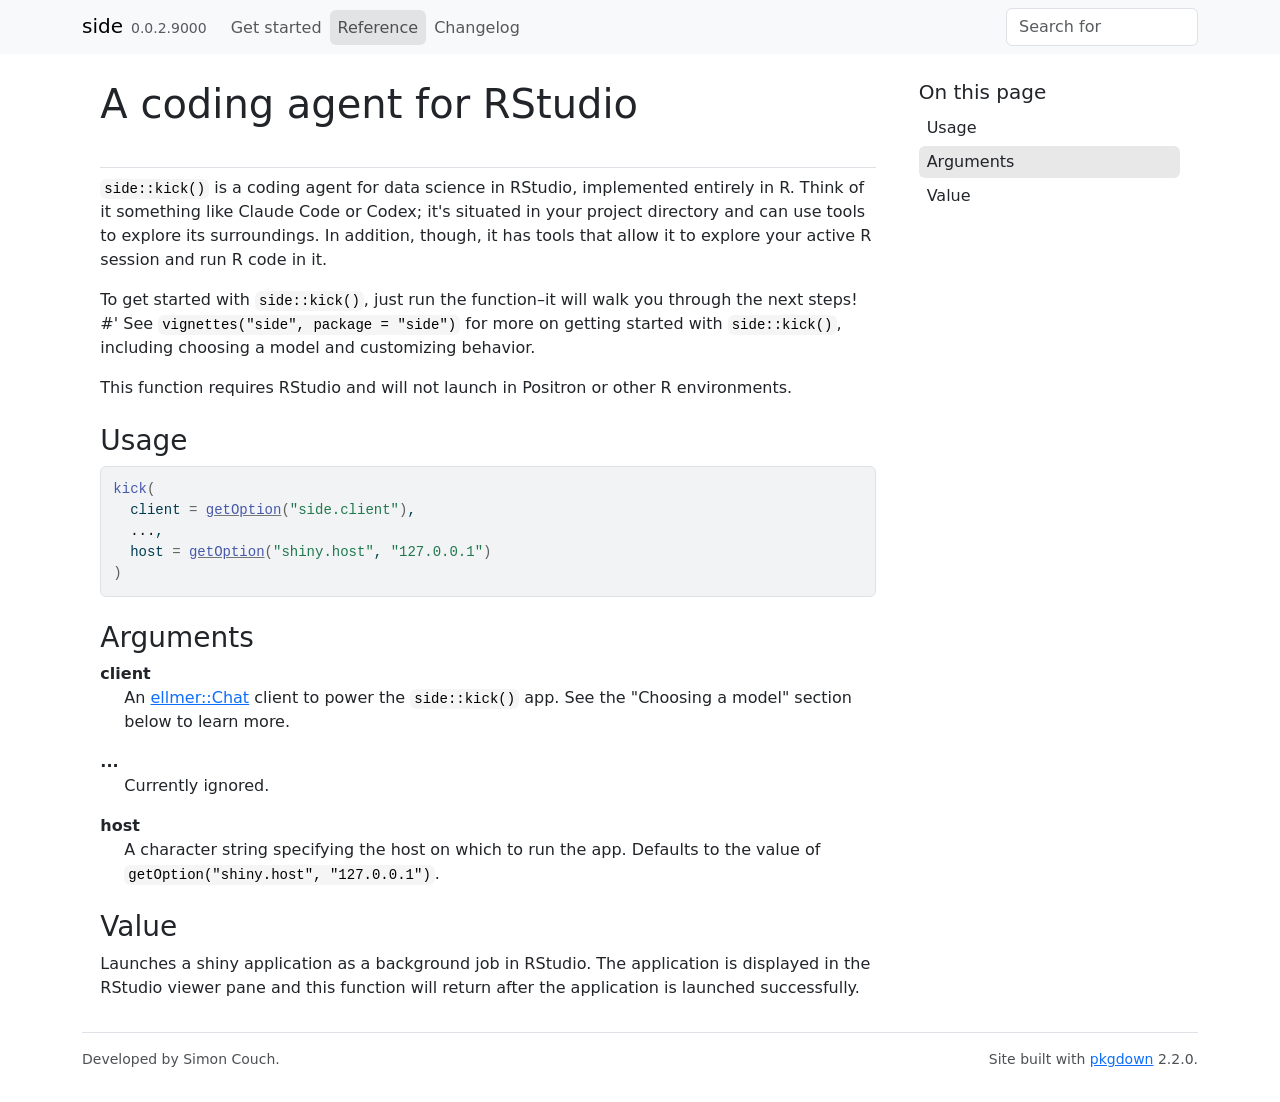
<file: reference/kick.html>
<!DOCTYPE html>
<!-- Generated by pkgdown: do not edit by hand --><html lang="en"><head><meta http-equiv="Content-Type" content="text/html; charset=UTF-8"><meta charset="utf-8"><meta http-equiv="X-UA-Compatible" content="IE=edge"><meta name="viewport" content="width=device-width, initial-scale=1, shrink-to-fit=no"><title>A coding agent for RStudio — kick • side</title><script src="../deps/jquery-3.6.0/jquery-3.6.0.min.js"></script><meta name="viewport" content="width=device-width, initial-scale=1, shrink-to-fit=no"><link href="../deps/bootstrap-5.3.8/bootstrap.min.css" rel="stylesheet"><script src="../deps/bootstrap-5.3.8/bootstrap.bundle.min.js"></script><link href="../deps/font-awesome-6.5.2/css/all.min.css" rel="stylesheet"><link href="../deps/font-awesome-6.5.2/css/v4-shims.min.css" rel="stylesheet"><script src="../deps/headroom-0.11.0/headroom.min.js"></script><script src="../deps/headroom-0.11.0/jQuery.headroom.min.js"></script><script src="../deps/bootstrap-toc-1.0.1/bootstrap-toc.min.js"></script><script src="../deps/clipboard.js-2.0.11/clipboard.min.js"></script><script src="../deps/search-1.0.0/autocomplete.jquery.min.js"></script><script src="../deps/search-1.0.0/fuse.min.js"></script><script src="../deps/search-1.0.0/mark.min.js"></script><!-- pkgdown --><script src="../pkgdown.js"></script><meta property="og:title" content="A coding agent for RStudio — kick"><meta name="description" content="side::kick() is a coding agent for data science in RStudio,
implemented entirely in R. Think of it something like Claude Code
or Codex; it's situated in your project directory and can use tools
to explore its surroundings. In addition, though, it has
tools that allow it to explore your active R session and run R code
in it.
To get started with side::kick(), just run the function–it will
walk you through the next steps! #' See
vignettes(&quot;side&quot;, package = &quot;side&quot;) for more on getting started with
side::kick(), including choosing a model and customizing behavior.
This function requires RStudio and will not launch in Positron or other
R environments."><meta property="og:description" content="side::kick() is a coding agent for data science in RStudio,
implemented entirely in R. Think of it something like Claude Code
or Codex; it's situated in your project directory and can use tools
to explore its surroundings. In addition, though, it has
tools that allow it to explore your active R session and run R code
in it.
To get started with side::kick(), just run the function–it will
walk you through the next steps! #' See
vignettes(&quot;side&quot;, package = &quot;side&quot;) for more on getting started with
side::kick(), including choosing a model and customizing behavior.
This function requires RStudio and will not launch in Positron or other
R environments."></head><body>
    <a href="#main" class="visually-hidden-focusable">Skip to contents</a>


    <nav class="navbar navbar-expand-lg fixed-top bg-light" data-bs-theme="light" aria-label="Site navigation"><div class="container">

    <a class="navbar-brand me-2" href="../index.html">side</a>

    <small class="nav-text text-muted me-auto" data-bs-toggle="tooltip" data-bs-placement="bottom" title="">0.0.2.9000</small>


    <button class="navbar-toggler" type="button" data-bs-toggle="collapse" data-bs-target="#navbar" aria-controls="navbar" aria-expanded="false" aria-label="Toggle navigation">
      <span class="navbar-toggler-icon"></span>
    </button>

    <div id="navbar" class="collapse navbar-collapse ms-3">
      <ul class="navbar-nav me-auto"><li class="nav-item"><a class="nav-link" href="../articles/side.html">Get started</a></li>
<li class="active nav-item"><a class="nav-link" href="../reference/index.html">Reference</a></li>
<li class="nav-item"><a class="nav-link" href="../news/index.html">Changelog</a></li>
      </ul><ul class="navbar-nav"><li class="nav-item"><form class="form-inline" role="search">
 <input class="form-control" type="search" name="search-input" id="search-input" autocomplete="off" aria-label="Search site" placeholder="Search for" data-search-index="../search.json"></form></li>
      </ul></div>


  </div>
</nav><div class="container template-reference-topic">
<div class="row">
  <main id="main" class="col-md-9"><div class="page-header">

      <h1>A coding agent for RStudio</h1>

      <div class="d-none name"><code>kick.Rd</code></div>
    </div>

    <div class="ref-description section level2">
    <p><code>side::kick()</code> is a coding agent for data science in RStudio,
implemented entirely in R. Think of it something like Claude Code
or Codex; it's situated in your project directory and can use tools
to explore its surroundings. In addition, though, it has
tools that allow it to explore your active R session and run R code
in it.</p>
<p>To get started with <code>side::kick()</code>, just run the function–it will
walk you through the next steps! #' See
<code>vignettes("side", package = "side")</code> for more on getting started with
<code>side::kick()</code>, including choosing a model and customizing behavior.</p>
<p>This function requires RStudio and will not launch in Positron or other
R environments.</p>
    </div>

    <div class="section level2">
    <h2 id="ref-usage">Usage<a class="anchor" aria-label="anchor" href="#ref-usage"></a></h2>
    <div class="sourceCode"><pre class="sourceCode r"><code><span><span class="fu">kick</span><span class="op">(</span></span>
<span>  client <span class="op">=</span> <span class="fu"><a href="https://rdrr.io/r/base/options.html" class="external-link">getOption</a></span><span class="op">(</span><span class="st">"side.client"</span><span class="op">)</span>,</span>
<span>  <span class="va">...</span>,</span>
<span>  host <span class="op">=</span> <span class="fu"><a href="https://rdrr.io/r/base/options.html" class="external-link">getOption</a></span><span class="op">(</span><span class="st">"shiny.host"</span>, <span class="st">"127.0.0.1"</span><span class="op">)</span></span>
<span><span class="op">)</span></span></code></pre></div>
    </div>

    <div class="section level2">
    <h2 id="arguments">Arguments<a class="anchor" aria-label="anchor" href="#arguments"></a></h2>


<dl><dt id="arg-client">client<a class="anchor" aria-label="anchor" href="#arg-client"></a></dt>
<dd><p>An <a href="https://ellmer.tidyverse.org/reference/Chat.html" class="external-link">ellmer::Chat</a> client to power the <code>side::kick()</code> app.
See the "Choosing a model" section below to learn more.</p></dd>


<dt id="arg--">...<a class="anchor" aria-label="anchor" href="#arg--"></a></dt>
<dd><p>Currently ignored.</p></dd>


<dt id="arg-host">host<a class="anchor" aria-label="anchor" href="#arg-host"></a></dt>
<dd><p>A character string specifying the host on which to run the app.
Defaults to the value of <code>getOption("shiny.host", "127.0.0.1")</code>.</p></dd>

</dl></div>
    <div class="section level2">
    <h2 id="value">Value<a class="anchor" aria-label="anchor" href="#value"></a></h2>
    <p>Launches a shiny application as a background job in RStudio. The application
is displayed in the RStudio viewer pane and this function will return after
the application is launched successfully.</p>
    </div>

  </main><aside class="col-md-3"><nav id="toc" aria-label="Table of contents"><h2>On this page</h2>
    </nav></aside></div>


    <footer><div class="pkgdown-footer-left">
  <p>Developed by Simon Couch.</p>
</div>

<div class="pkgdown-footer-right">
  <p>Site built with <a href="https://pkgdown.r-lib.org/" class="external-link">pkgdown</a> 2.2.0.</p>
</div>

    </footer></div>





  </body></html>
</file>
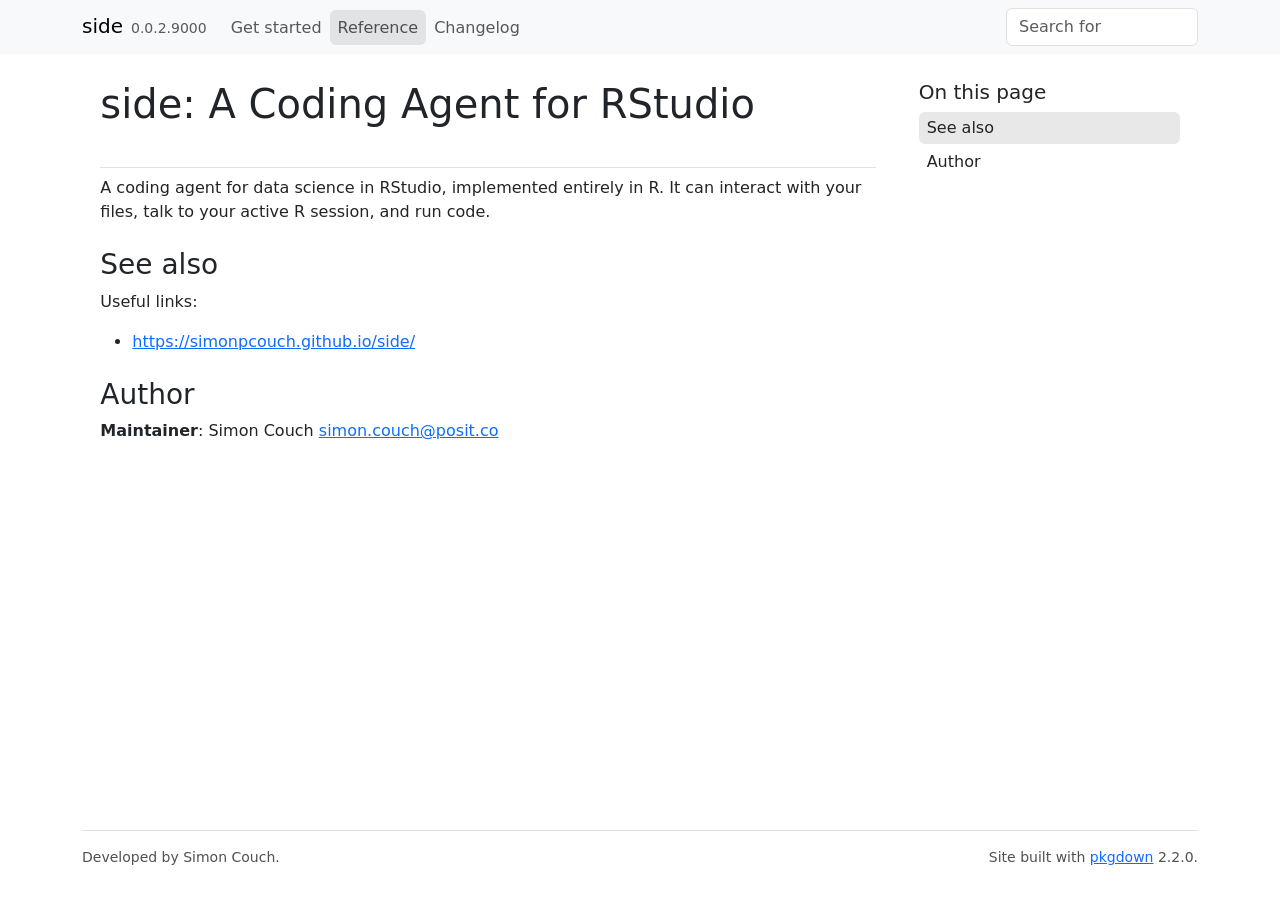
<file: reference/side-package.html>
<!DOCTYPE html>
<!-- Generated by pkgdown: do not edit by hand --><html lang="en"><head><meta http-equiv="Content-Type" content="text/html; charset=UTF-8"><meta charset="utf-8"><meta http-equiv="X-UA-Compatible" content="IE=edge"><meta name="viewport" content="width=device-width, initial-scale=1, shrink-to-fit=no"><title>side: A Coding Agent for RStudio — side-package • side</title><script src="../deps/jquery-3.6.0/jquery-3.6.0.min.js"></script><meta name="viewport" content="width=device-width, initial-scale=1, shrink-to-fit=no"><link href="../deps/bootstrap-5.3.8/bootstrap.min.css" rel="stylesheet"><script src="../deps/bootstrap-5.3.8/bootstrap.bundle.min.js"></script><link href="../deps/font-awesome-6.5.2/css/all.min.css" rel="stylesheet"><link href="../deps/font-awesome-6.5.2/css/v4-shims.min.css" rel="stylesheet"><script src="../deps/headroom-0.11.0/headroom.min.js"></script><script src="../deps/headroom-0.11.0/jQuery.headroom.min.js"></script><script src="../deps/bootstrap-toc-1.0.1/bootstrap-toc.min.js"></script><script src="../deps/clipboard.js-2.0.11/clipboard.min.js"></script><script src="../deps/search-1.0.0/autocomplete.jquery.min.js"></script><script src="../deps/search-1.0.0/fuse.min.js"></script><script src="../deps/search-1.0.0/mark.min.js"></script><!-- pkgdown --><script src="../pkgdown.js"></script><meta property="og:title" content="side: A Coding Agent for RStudio — side-package"><meta name="description" content="A coding agent for data science in RStudio, implemented entirely in R. It can interact with your files, talk to your active R session, and run code."><meta property="og:description" content="A coding agent for data science in RStudio, implemented entirely in R. It can interact with your files, talk to your active R session, and run code."></head><body>
    <a href="#main" class="visually-hidden-focusable">Skip to contents</a>


    <nav class="navbar navbar-expand-lg fixed-top bg-light" data-bs-theme="light" aria-label="Site navigation"><div class="container">

    <a class="navbar-brand me-2" href="../index.html">side</a>

    <small class="nav-text text-muted me-auto" data-bs-toggle="tooltip" data-bs-placement="bottom" title="">0.0.2.9000</small>


    <button class="navbar-toggler" type="button" data-bs-toggle="collapse" data-bs-target="#navbar" aria-controls="navbar" aria-expanded="false" aria-label="Toggle navigation">
      <span class="navbar-toggler-icon"></span>
    </button>

    <div id="navbar" class="collapse navbar-collapse ms-3">
      <ul class="navbar-nav me-auto"><li class="nav-item"><a class="nav-link" href="../articles/side.html">Get started</a></li>
<li class="active nav-item"><a class="nav-link" href="../reference/index.html">Reference</a></li>
<li class="nav-item"><a class="nav-link" href="../news/index.html">Changelog</a></li>
      </ul><ul class="navbar-nav"><li class="nav-item"><form class="form-inline" role="search">
 <input class="form-control" type="search" name="search-input" id="search-input" autocomplete="off" aria-label="Search site" placeholder="Search for" data-search-index="../search.json"></form></li>
      </ul></div>


  </div>
</nav><div class="container template-reference-topic">
<div class="row">
  <main id="main" class="col-md-9"><div class="page-header">

      <h1>side: A Coding Agent for RStudio</h1>

      <div class="d-none name"><code>side-package.Rd</code></div>
    </div>

    <div class="ref-description section level2">
    <p>A coding agent for data science in RStudio, implemented entirely in R. It can interact with your files, talk to your active R session, and run code.</p>
    </div>


    <div class="section level2">
    <h2 id="see-also">See also<a class="anchor" aria-label="anchor" href="#see-also"></a></h2>
    <div class="dont-index"><p>Useful links:</p><ul><li><p><a href="https://simonpcouch.github.io/side/">https://simonpcouch.github.io/side/</a></p></li>
</ul></div>
    </div>
    <div class="section level2">
    <h2 id="author">Author<a class="anchor" aria-label="anchor" href="#author"></a></h2>
    <p><strong>Maintainer</strong>: Simon Couch <a href="mailto:simon.couch@posit.co">simon.couch@posit.co</a></p>
    </div>

  </main><aside class="col-md-3"><nav id="toc" aria-label="Table of contents"><h2>On this page</h2>
    </nav></aside></div>


    <footer><div class="pkgdown-footer-left">
  <p>Developed by Simon Couch.</p>
</div>

<div class="pkgdown-footer-right">
  <p>Site built with <a href="https://pkgdown.r-lib.org/" class="external-link">pkgdown</a> 2.2.0.</p>
</div>

    </footer></div>





  </body></html>
</file>
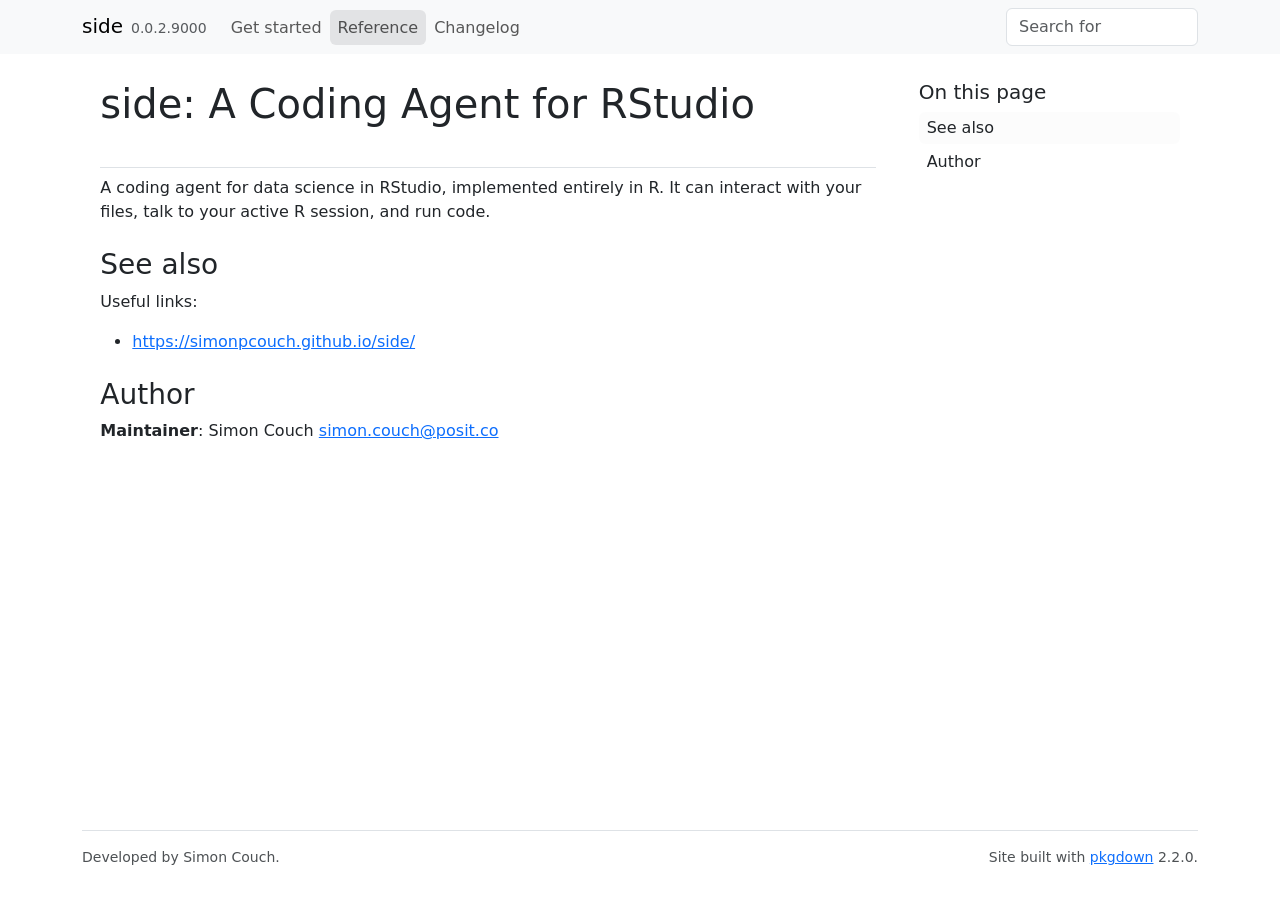
<file: reference/side.html>
<html>
  <head>
    <meta http-equiv="refresh" content="0;URL=https://simonpcouch.github.io/side/reference/side-package.html" />
    <meta name="robots" content="noindex">
    <link rel="canonical" href="https://simonpcouch.github.io/side/reference/side-package.html">
  </head>
</html>
</file>
<file: deps/font-awesome-6.5.2/css/v4-shims.min.css>
/*!
 * Font Awesome Free 6.5.2 by @fontawesome - https://fontawesome.com
 * License - https://fontawesome.com/license/free (Icons: CC BY 4.0, Fonts: SIL OFL 1.1, Code: MIT License)
 * Copyright 2024 Fonticons, Inc.
 */
.fa.fa-glass:before{content:"\f000"}.fa.fa-envelope-o{font-family:"Font Awesome 6 Free";font-weight:400}.fa.fa-envelope-o:before{content:"\f0e0"}.fa.fa-star-o{font-family:"Font Awesome 6 Free";font-weight:400}.fa.fa-star-o:before{content:"\f005"}.fa.fa-close:before,.fa.fa-remove:before{content:"\f00d"}.fa.fa-gear:before{content:"\f013"}.fa.fa-trash-o{font-family:"Font Awesome 6 Free";font-weight:400}.fa.fa-trash-o:before{content:"\f2ed"}.fa.fa-home:before{content:"\f015"}.fa.fa-file-o{font-family:"Font Awesome 6 Free";font-weight:400}.fa.fa-file-o:before{content:"\f15b"}.fa.fa-clock-o{font-family:"Font Awesome 6 Free";font-weight:400}.fa.fa-clock-o:before{content:"\f017"}.fa.fa-arrow-circle-o-down{font-family:"Font Awesome 6 Free";font-weight:400}.fa.fa-arrow-circle-o-down:before{content:"\f358"}.fa.fa-arrow-circle-o-up{font-family:"Font Awesome 6 Free";font-weight:400}.fa.fa-arrow-circle-o-up:before{content:"\f35b"}.fa.fa-play-circle-o{font-family:"Font Awesome 6 Free";font-weight:400}.fa.fa-play-circle-o:before{content:"\f144"}.fa.fa-repeat:before,.fa.fa-rotate-right:before{content:"\f01e"}.fa.fa-refresh:before{content:"\f021"}.fa.fa-list-alt{font-family:"Font Awesome 6 Free";font-weight:400}.fa.fa-list-alt:before{content:"\f022"}.fa.fa-dedent:before{content:"\f03b"}.fa.fa-video-camera:before{content:"\f03d"}.fa.fa-picture-o{font-family:"Font Awesome 6 Free";font-weight:400}.fa.fa-picture-o:before{content:"\f03e"}.fa.fa-photo{font-family:"Font Awesome 6 Free";font-weight:400}.fa.fa-photo:before{content:"\f03e"}.fa.fa-image{font-family:"Font Awesome 6 Free";font-weight:400}.fa.fa-image:before{content:"\f03e"}.fa.fa-map-marker:before{content:"\f3c5"}.fa.fa-pencil-square-o{font-family:"Font Awesome 6 Free";font-weight:400}.fa.fa-pencil-square-o:before{content:"\f044"}.fa.fa-edit{font-family:"Font Awesome 6 Free";font-weight:400}.fa.fa-edit:before{content:"\f044"}.fa.fa-share-square-o:before{content:"\f14d"}.fa.fa-check-square-o{font-family:"Font Awesome 6 Free";font-weight:400}.fa.fa-check-square-o:before{content:"\f14a"}.fa.fa-arrows:before{content:"\f0b2"}.fa.fa-times-circle-o{font-family:"Font Awesome 6 Free";font-weight:400}.fa.fa-times-circle-o:before{content:"\f057"}.fa.fa-check-circle-o{font-family:"Font Awesome 6 Free";font-weight:400}.fa.fa-check-circle-o:before{content:"\f058"}.fa.fa-mail-forward:before{content:"\f064"}.fa.fa-expand:before{content:"\f424"}.fa.fa-compress:before{content:"\f422"}.fa.fa-eye,.fa.fa-eye-slash{font-family:"Font Awesome 6 Free";font-weight:400}.fa.fa-warning:before{content:"\f071"}.fa.fa-calendar:before{content:"\f073"}.fa.fa-arrows-v:before{content:"\f338"}.fa.fa-arrows-h:before{content:"\f337"}.fa.fa-bar-chart-o:before,.fa.fa-bar-chart:before{content:"\e0e3"}.fa.fa-twitter-square{font-family:"Font Awesome 6 Brands";font-weight:400}.fa.fa-twitter-square:before{content:"\f081"}.fa.fa-facebook-square{font-family:"Font Awesome 6 Brands";font-weight:400}.fa.fa-facebook-square:before{content:"\f082"}.fa.fa-gears:before{content:"\f085"}.fa.fa-thumbs-o-up{font-family:"Font Awesome 6 Free";font-weight:400}.fa.fa-thumbs-o-up:before{content:"\f164"}.fa.fa-thumbs-o-down{font-family:"Font Awesome 6 Free";font-weight:400}.fa.fa-thumbs-o-down:before{content:"\f165"}.fa.fa-heart-o{font-family:"Font Awesome 6 Free";font-weight:400}.fa.fa-heart-o:before{content:"\f004"}.fa.fa-sign-out:before{content:"\f2f5"}.fa.fa-linkedin-square{font-family:"Font Awesome 6 Brands";font-weight:400}.fa.fa-linkedin-square:before{content:"\f08c"}.fa.fa-thumb-tack:before{content:"\f08d"}.fa.fa-external-link:before{content:"\f35d"}.fa.fa-sign-in:before{content:"\f2f6"}.fa.fa-github-square{font-family:"Font Awesome 6 Brands";font-weight:400}.fa.fa-github-square:before{content:"\f092"}.fa.fa-lemon-o{font-family:"Font Awesome 6 Free";font-weight:400}.fa.fa-lemon-o:before{content:"\f094"}.fa.fa-square-o{font-family:"Font Awesome 6 Free";font-weight:400}.fa.fa-square-o:before{content:"\f0c8"}.fa.fa-bookmark-o{font-family:"Font Awesome 6 Free";font-weight:400}.fa.fa-bookmark-o:before{content:"\f02e"}.fa.fa-facebook,.fa.fa-twitter{font-family:"Font Awesome 6 Brands";font-weight:400}.fa.fa-facebook:before{content:"\f39e"}.fa.fa-facebook-f{font-family:"Font Awesome 6 Brands";font-weight:400}.fa.fa-facebook-f:before{content:"\f39e"}.fa.fa-github{font-family:"Font Awesome 6 Brands";font-weight:400}.fa.fa-credit-card{font-family:"Font Awesome 6 Free";font-weight:400}.fa.fa-feed:before{content:"\f09e"}.fa.fa-hdd-o{font-family:"Font Awesome 6 Free";font-weight:400}.fa.fa-hdd-o:before{content:"\f0a0"}.fa.fa-hand-o-right{font-family:"Font Awesome 6 Free";font-weight:400}.fa.fa-hand-o-right:before{content:"\f0a4"}.fa.fa-hand-o-left{font-family:"Font Awesome 6 Free";font-weight:400}.fa.fa-hand-o-left:before{content:"\f0a5"}.fa.fa-hand-o-up{font-family:"Font Awesome 6 Free";font-weight:400}.fa.fa-hand-o-up:before{content:"\f0a6"}.fa.fa-hand-o-down{font-family:"Font Awesome 6 Free";font-weight:400}.fa.fa-hand-o-down:before{content:"\f0a7"}.fa.fa-globe:before{content:"\f57d"}.fa.fa-tasks:before{content:"\f828"}.fa.fa-arrows-alt:before{content:"\f31e"}.fa.fa-group:before{content:"\f0c0"}.fa.fa-chain:before{content:"\f0c1"}.fa.fa-cut:before{content:"\f0c4"}.fa.fa-files-o{font-family:"Font Awesome 6 Free";font-weight:400}.fa.fa-files-o:before{content:"\f0c5"}.fa.fa-floppy-o{font-family:"Font Awesome 6 Free";font-weight:400}.fa.fa-floppy-o:before{content:"\f0c7"}.fa.fa-save{font-family:"Font Awesome 6 Free";font-weight:400}.fa.fa-save:before{content:"\f0c7"}.fa.fa-navicon:before,.fa.fa-reorder:before{content:"\f0c9"}.fa.fa-magic:before{content:"\e2ca"}.fa.fa-pinterest,.fa.fa-pinterest-square{font-family:"Font Awesome 6 Brands";font-weight:400}.fa.fa-pinterest-square:before{content:"\f0d3"}.fa.fa-google-plus-square{font-family:"Font Awesome 6 Brands";font-weight:400}.fa.fa-google-plus-square:before{content:"\f0d4"}.fa.fa-google-plus{font-family:"Font Awesome 6 Brands";font-weight:400}.fa.fa-google-plus:before{content:"\f0d5"}.fa.fa-money:before{content:"\f3d1"}.fa.fa-unsorted:before{content:"\f0dc"}.fa.fa-sort-desc:before{content:"\f0dd"}.fa.fa-sort-asc:before{content:"\f0de"}.fa.fa-linkedin{font-family:"Font Awesome 6 Brands";font-weight:400}.fa.fa-linkedin:before{content:"\f0e1"}.fa.fa-rotate-left:before{content:"\f0e2"}.fa.fa-legal:before{content:"\f0e3"}.fa.fa-dashboard:before,.fa.fa-tachometer:before{content:"\f625"}.fa.fa-comment-o{font-family:"Font Awesome 6 Free";font-weight:400}.fa.fa-comment-o:before{content:"\f075"}.fa.fa-comments-o{font-family:"Font Awesome 6 Free";font-weight:400}.fa.fa-comments-o:before{content:"\f086"}.fa.fa-flash:before{content:"\f0e7"}.fa.fa-clipboard:before{content:"\f0ea"}.fa.fa-lightbulb-o{font-family:"Font Awesome 6 Free";font-weight:400}.fa.fa-lightbulb-o:before{content:"\f0eb"}.fa.fa-exchange:before{content:"\f362"}.fa.fa-cloud-download:before{content:"\f0ed"}.fa.fa-cloud-upload:before{content:"\f0ee"}.fa.fa-bell-o{font-family:"Font Awesome 6 Free";font-weight:400}.fa.fa-bell-o:before{content:"\f0f3"}.fa.fa-cutlery:before{content:"\f2e7"}.fa.fa-file-text-o{font-family:"Font Awesome 6 Free";font-weight:400}.fa.fa-file-text-o:before{content:"\f15c"}.fa.fa-building-o{font-family:"Font Awesome 6 Free";font-weight:400}.fa.fa-building-o:before{content:"\f1ad"}.fa.fa-hospital-o{font-family:"Font Awesome 6 Free";font-weight:400}.fa.fa-hospital-o:before{content:"\f0f8"}.fa.fa-tablet:before{content:"\f3fa"}.fa.fa-mobile-phone:before,.fa.fa-mobile:before{content:"\f3cd"}.fa.fa-circle-o{font-family:"Font Awesome 6 Free";font-weight:400}.fa.fa-circle-o:before{content:"\f111"}.fa.fa-mail-reply:before{content:"\f3e5"}.fa.fa-github-alt{font-family:"Font Awesome 6 Brands";font-weight:400}.fa.fa-folder-o{font-family:"Font Awesome 6 Free";font-weight:400}.fa.fa-folder-o:before{content:"\f07b"}.fa.fa-folder-open-o{font-family:"Font Awesome 6 Free";font-weight:400}.fa.fa-folder-open-o:before{content:"\f07c"}.fa.fa-smile-o{font-family:"Font Awesome 6 Free";font-weight:400}.fa.fa-smile-o:before{content:"\f118"}.fa.fa-frown-o{font-family:"Font Awesome 6 Free";font-weight:400}.fa.fa-frown-o:before{content:"\f119"}.fa.fa-meh-o{font-family:"Font Awesome 6 Free";font-weight:400}.fa.fa-meh-o:before{content:"\f11a"}.fa.fa-keyboard-o{font-family:"Font Awesome 6 Free";font-weight:400}.fa.fa-keyboard-o:before{content:"\f11c"}.fa.fa-flag-o{font-family:"Font Awesome 6 Free";font-weight:400}.fa.fa-flag-o:before{content:"\f024"}.fa.fa-mail-reply-all:before{content:"\f122"}.fa.fa-star-half-o{font-family:"Font Awesome 6 Free";font-weight:400}.fa.fa-star-half-o:before{content:"\f5c0"}.fa.fa-star-half-empty{font-family:"Font Awesome 6 Free";font-weight:400}.fa.fa-star-half-empty:before{content:"\f5c0"}.fa.fa-star-half-full{font-family:"Font Awesome 6 Free";font-weight:400}.fa.fa-star-half-full:before{content:"\f5c0"}.fa.fa-code-fork:before{content:"\f126"}.fa.fa-chain-broken:before,.fa.fa-unlink:before{content:"\f127"}.fa.fa-calendar-o{font-family:"Font Awesome 6 Free";font-weight:400}.fa.fa-calendar-o:before{content:"\f133"}.fa.fa-css3,.fa.fa-html5,.fa.fa-maxcdn{font-family:"Font Awesome 6 Brands";font-weight:400}.fa.fa-unlock-alt:before{content:"\f09c"}.fa.fa-minus-square-o{font-family:"Font Awesome 6 Free";font-weight:400}.fa.fa-minus-square-o:before{content:"\f146"}.fa.fa-level-up:before{content:"\f3bf"}.fa.fa-level-down:before{content:"\f3be"}.fa.fa-pencil-square:before{content:"\f14b"}.fa.fa-external-link-square:before{content:"\f360"}.fa.fa-compass{font-family:"Font Awesome 6 Free";font-weight:400}.fa.fa-caret-square-o-down{font-family:"Font Awesome 6 Free";font-weight:400}.fa.fa-caret-square-o-down:before{content:"\f150"}.fa.fa-toggle-down{font-family:"Font Awesome 6 Free";font-weight:400}.fa.fa-toggle-down:before{content:"\f150"}.fa.fa-caret-square-o-up{font-family:"Font Awesome 6 Free";font-weight:400}.fa.fa-caret-square-o-up:before{content:"\f151"}.fa.fa-toggle-up{font-family:"Font Awesome 6 Free";font-weight:400}.fa.fa-toggle-up:before{content:"\f151"}.fa.fa-caret-square-o-right{font-family:"Font Awesome 6 Free";font-weight:400}.fa.fa-caret-square-o-right:before{content:"\f152"}.fa.fa-toggle-right{font-family:"Font Awesome 6 Free";font-weight:400}.fa.fa-toggle-right:before{content:"\f152"}.fa.fa-eur:before,.fa.fa-euro:before{content:"\f153"}.fa.fa-gbp:before{content:"\f154"}.fa.fa-dollar:before,.fa.fa-usd:before{content:"\24"}.fa.fa-inr:before,.fa.fa-rupee:before{content:"\e1bc"}.fa.fa-cny:before,.fa.fa-jpy:before,.fa.fa-rmb:before,.fa.fa-yen:before{content:"\f157"}.fa.fa-rouble:before,.fa.fa-rub:before,.fa.fa-ruble:before{content:"\f158"}.fa.fa-krw:before,.fa.fa-won:before{content:"\f159"}.fa.fa-bitcoin,.fa.fa-btc{font-family:"Font Awesome 6 Brands";font-weight:400}.fa.fa-bitcoin:before{content:"\f15a"}.fa.fa-file-text:before{content:"\f15c"}.fa.fa-sort-alpha-asc:before{content:"\f15d"}.fa.fa-sort-alpha-desc:before{content:"\f881"}.fa.fa-sort-amount-asc:before{content:"\f884"}.fa.fa-sort-amount-desc:before{content:"\f160"}.fa.fa-sort-numeric-asc:before{content:"\f162"}.fa.fa-sort-numeric-desc:before{content:"\f886"}.fa.fa-youtube-square{font-family:"Font Awesome 6 Brands";font-weight:400}.fa.fa-youtube-square:before{content:"\f431"}.fa.fa-xing,.fa.fa-xing-square,.fa.fa-youtube{font-family:"Font Awesome 6 Brands";font-weight:400}.fa.fa-xing-square:before{content:"\f169"}.fa.fa-youtube-play{font-family:"Font Awesome 6 Brands";font-weight:400}.fa.fa-youtube-play:before{content:"\f167"}.fa.fa-adn,.fa.fa-bitbucket,.fa.fa-bitbucket-square,.fa.fa-dropbox,.fa.fa-flickr,.fa.fa-instagram,.fa.fa-stack-overflow{font-family:"Font Awesome 6 Brands";font-weight:400}.fa.fa-bitbucket-square:before{content:"\f171"}.fa.fa-tumblr,.fa.fa-tumblr-square{font-family:"Font Awesome 6 Brands";font-weight:400}.fa.fa-tumblr-square:before{content:"\f174"}.fa.fa-long-arrow-down:before{content:"\f309"}.fa.fa-long-arrow-up:before{content:"\f30c"}.fa.fa-long-arrow-left:before{content:"\f30a"}.fa.fa-long-arrow-right:before{content:"\f30b"}.fa.fa-android,.fa.fa-apple,.fa.fa-dribbble,.fa.fa-foursquare,.fa.fa-gittip,.fa.fa-gratipay,.fa.fa-linux,.fa.fa-skype,.fa.fa-trello,.fa.fa-windows{font-family:"Font Awesome 6 Brands";font-weight:400}.fa.fa-gittip:before{content:"\f184"}.fa.fa-sun-o{font-family:"Font Awesome 6 Free";font-weight:400}.fa.fa-sun-o:before{content:"\f185"}.fa.fa-moon-o{font-family:"Font Awesome 6 Free";font-weight:400}.fa.fa-moon-o:before{content:"\f186"}.fa.fa-pagelines,.fa.fa-renren,.fa.fa-stack-exchange,.fa.fa-vk,.fa.fa-weibo{font-family:"Font Awesome 6 Brands";font-weight:400}.fa.fa-arrow-circle-o-right{font-family:"Font Awesome 6 Free";font-weight:400}.fa.fa-arrow-circle-o-right:before{content:"\f35a"}.fa.fa-arrow-circle-o-left{font-family:"Font Awesome 6 Free";font-weight:400}.fa.fa-arrow-circle-o-left:before{content:"\f359"}.fa.fa-caret-square-o-left{font-family:"Font Awesome 6 Free";font-weight:400}.fa.fa-caret-square-o-left:before{content:"\f191"}.fa.fa-toggle-left{font-family:"Font Awesome 6 Free";font-weight:400}.fa.fa-toggle-left:before{content:"\f191"}.fa.fa-dot-circle-o{font-family:"Font Awesome 6 Free";font-weight:400}.fa.fa-dot-circle-o:before{content:"\f192"}.fa.fa-vimeo-square{font-family:"Font Awesome 6 Brands";font-weight:400}.fa.fa-vimeo-square:before{content:"\f194"}.fa.fa-try:before,.fa.fa-turkish-lira:before{content:"\e2bb"}.fa.fa-plus-square-o{font-family:"Font Awesome 6 Free";font-weight:400}.fa.fa-plus-square-o:before{content:"\f0fe"}.fa.fa-openid,.fa.fa-slack,.fa.fa-wordpress{font-family:"Font Awesome 6 Brands";font-weight:400}.fa.fa-bank:before,.fa.fa-institution:before{content:"\f19c"}.fa.fa-mortar-board:before{content:"\f19d"}.fa.fa-google,.fa.fa-reddit,.fa.fa-reddit-square,.fa.fa-yahoo{font-family:"Font Awesome 6 Brands";font-weight:400}.fa.fa-reddit-square:before{content:"\f1a2"}.fa.fa-behance,.fa.fa-behance-square,.fa.fa-delicious,.fa.fa-digg,.fa.fa-drupal,.fa.fa-joomla,.fa.fa-pied-piper-alt,.fa.fa-pied-piper-pp,.fa.fa-stumbleupon,.fa.fa-stumbleupon-circle{font-family:"Font Awesome 6 Brands";font-weight:400}.fa.fa-behance-square:before{content:"\f1b5"}.fa.fa-steam,.fa.fa-steam-square{font-family:"Font Awesome 6 Brands";font-weight:400}.fa.fa-steam-square:before{content:"\f1b7"}.fa.fa-automobile:before{content:"\f1b9"}.fa.fa-cab:before{content:"\f1ba"}.fa.fa-deviantart,.fa.fa-soundcloud,.fa.fa-spotify{font-family:"Font Awesome 6 Brands";font-weight:400}.fa.fa-file-pdf-o{font-family:"Font Awesome 6 Free";font-weight:400}.fa.fa-file-pdf-o:before{content:"\f1c1"}.fa.fa-file-word-o{font-family:"Font Awesome 6 Free";font-weight:400}.fa.fa-file-word-o:before{content:"\f1c2"}.fa.fa-file-excel-o{font-family:"Font Awesome 6 Free";font-weight:400}.fa.fa-file-excel-o:before{content:"\f1c3"}.fa.fa-file-powerpoint-o{font-family:"Font Awesome 6 Free";font-weight:400}.fa.fa-file-powerpoint-o:before{content:"\f1c4"}.fa.fa-file-image-o{font-family:"Font Awesome 6 Free";font-weight:400}.fa.fa-file-image-o:before{content:"\f1c5"}.fa.fa-file-photo-o{font-family:"Font Awesome 6 Free";font-weight:400}.fa.fa-file-photo-o:before{content:"\f1c5"}.fa.fa-file-picture-o{font-family:"Font Awesome 6 Free";font-weight:400}.fa.fa-file-picture-o:before{content:"\f1c5"}.fa.fa-file-archive-o{font-family:"Font Awesome 6 Free";font-weight:400}.fa.fa-file-archive-o:before{content:"\f1c6"}.fa.fa-file-zip-o{font-family:"Font Awesome 6 Free";font-weight:400}.fa.fa-file-zip-o:before{content:"\f1c6"}.fa.fa-file-audio-o{font-family:"Font Awesome 6 Free";font-weight:400}.fa.fa-file-audio-o:before{content:"\f1c7"}.fa.fa-file-sound-o{font-family:"Font Awesome 6 Free";font-weight:400}.fa.fa-file-sound-o:before{content:"\f1c7"}.fa.fa-file-video-o{font-family:"Font Awesome 6 Free";font-weight:400}.fa.fa-file-video-o:before{content:"\f1c8"}.fa.fa-file-movie-o{font-family:"Font Awesome 6 Free";font-weight:400}.fa.fa-file-movie-o:before{content:"\f1c8"}.fa.fa-file-code-o{font-family:"Font Awesome 6 Free";font-weight:400}.fa.fa-file-code-o:before{content:"\f1c9"}.fa.fa-codepen,.fa.fa-jsfiddle,.fa.fa-vine{font-family:"Font Awesome 6 Brands";font-weight:400}.fa.fa-life-bouy:before,.fa.fa-life-buoy:before,.fa.fa-life-saver:before,.fa.fa-support:before{content:"\f1cd"}.fa.fa-circle-o-notch:before{content:"\f1ce"}.fa.fa-ra,.fa.fa-rebel{font-family:"Font Awesome 6 Brands";font-weight:400}.fa.fa-ra:before{content:"\f1d0"}.fa.fa-resistance{font-family:"Font Awesome 6 Brands";font-weight:400}.fa.fa-resistance:before{content:"\f1d0"}.fa.fa-empire,.fa.fa-ge{font-family:"Font Awesome 6 Brands";font-weight:400}.fa.fa-ge:before{content:"\f1d1"}.fa.fa-git-square{font-family:"Font Awesome 6 Brands";font-weight:400}.fa.fa-git-square:before{content:"\f1d2"}.fa.fa-git,.fa.fa-hacker-news,.fa.fa-y-combinator-square{font-family:"Font Awesome 6 Brands";font-weight:400}.fa.fa-y-combinator-square:before{content:"\f1d4"}.fa.fa-yc-square{font-family:"Font Awesome 6 Brands";font-weight:400}.fa.fa-yc-square:before{content:"\f1d4"}.fa.fa-qq,.fa.fa-tencent-weibo,.fa.fa-wechat,.fa.fa-weixin{font-family:"Font Awesome 6 Brands";font-weight:400}.fa.fa-wechat:before{content:"\f1d7"}.fa.fa-send:before{content:"\f1d8"}.fa.fa-paper-plane-o{font-family:"Font Awesome 6 Free";font-weight:400}.fa.fa-paper-plane-o:before{content:"\f1d8"}.fa.fa-send-o{font-family:"Font Awesome 6 Free";font-weight:400}.fa.fa-send-o:before{content:"\f1d8"}.fa.fa-circle-thin{font-family:"Font Awesome 6 Free";font-weight:400}.fa.fa-circle-thin:before{content:"\f111"}.fa.fa-header:before{content:"\f1dc"}.fa.fa-futbol-o{font-family:"Font Awesome 6 Free";font-weight:400}.fa.fa-futbol-o:before{content:"\f1e3"}.fa.fa-soccer-ball-o{font-family:"Font Awesome 6 Free";font-weight:400}.fa.fa-soccer-ball-o:before{content:"\f1e3"}.fa.fa-slideshare,.fa.fa-twitch,.fa.fa-yelp{font-family:"Font Awesome 6 Brands";font-weight:400}.fa.fa-newspaper-o{font-family:"Font Awesome 6 Free";font-weight:400}.fa.fa-newspaper-o:before{content:"\f1ea"}.fa.fa-cc-amex,.fa.fa-cc-discover,.fa.fa-cc-mastercard,.fa.fa-cc-paypal,.fa.fa-cc-stripe,.fa.fa-cc-visa,.fa.fa-google-wallet,.fa.fa-paypal{font-family:"Font Awesome 6 Brands";font-weight:400}.fa.fa-bell-slash-o{font-family:"Font Awesome 6 Free";font-weight:400}.fa.fa-bell-slash-o:before{content:"\f1f6"}.fa.fa-trash:before{content:"\f2ed"}.fa.fa-copyright{font-family:"Font Awesome 6 Free";font-weight:400}.fa.fa-eyedropper:before{content:"\f1fb"}.fa.fa-area-chart:before{content:"\f1fe"}.fa.fa-pie-chart:before{content:"\f200"}.fa.fa-line-chart:before{content:"\f201"}.fa.fa-lastfm,.fa.fa-lastfm-square{font-family:"Font Awesome 6 Brands";font-weight:400}.fa.fa-lastfm-square:before{content:"\f203"}.fa.fa-angellist,.fa.fa-ioxhost{font-family:"Font Awesome 6 Brands";font-weight:400}.fa.fa-cc{font-family:"Font Awesome 6 Free";font-weight:400}.fa.fa-cc:before{content:"\f20a"}.fa.fa-ils:before,.fa.fa-shekel:before,.fa.fa-sheqel:before{content:"\f20b"}.fa.fa-buysellads,.fa.fa-connectdevelop,.fa.fa-dashcube,.fa.fa-forumbee,.fa.fa-leanpub,.fa.fa-sellsy,.fa.fa-shirtsinbulk,.fa.fa-simplybuilt,.fa.fa-skyatlas{font-family:"Font Awesome 6 Brands";font-weight:400}.fa.fa-diamond{font-family:"Font Awesome 6 Free";font-weight:400}.fa.fa-diamond:before{content:"\f3a5"}.fa.fa-intersex:before,.fa.fa-transgender:before{content:"\f224"}.fa.fa-transgender-alt:before{content:"\f225"}.fa.fa-facebook-official{font-family:"Font Awesome 6 Brands";font-weight:400}.fa.fa-facebook-official:before{content:"\f09a"}.fa.fa-pinterest-p,.fa.fa-whatsapp{font-family:"Font Awesome 6 Brands";font-weight:400}.fa.fa-hotel:before{content:"\f236"}.fa.fa-medium,.fa.fa-viacoin,.fa.fa-y-combinator,.fa.fa-yc{font-family:"Font Awesome 6 Brands";font-weight:400}.fa.fa-yc:before{content:"\f23b"}.fa.fa-expeditedssl,.fa.fa-opencart,.fa.fa-optin-monster{font-family:"Font Awesome 6 Brands";font-weight:400}.fa.fa-battery-4:before,.fa.fa-battery:before{content:"\f240"}.fa.fa-battery-3:before{content:"\f241"}.fa.fa-battery-2:before{content:"\f242"}.fa.fa-battery-1:before{content:"\f243"}.fa.fa-battery-0:before{content:"\f244"}.fa.fa-object-group,.fa.fa-object-ungroup,.fa.fa-sticky-note-o{font-family:"Font Awesome 6 Free";font-weight:400}.fa.fa-sticky-note-o:before{content:"\f249"}.fa.fa-cc-diners-club,.fa.fa-cc-jcb{font-family:"Font Awesome 6 Brands";font-weight:400}.fa.fa-clone{font-family:"Font Awesome 6 Free";font-weight:400}.fa.fa-hourglass-o:before{content:"\f254"}.fa.fa-hourglass-1:before{content:"\f251"}.fa.fa-hourglass-2:before{content:"\f252"}.fa.fa-hourglass-3:before{content:"\f253"}.fa.fa-hand-rock-o{font-family:"Font Awesome 6 Free";font-weight:400}.fa.fa-hand-rock-o:before{content:"\f255"}.fa.fa-hand-grab-o{font-family:"Font Awesome 6 Free";font-weight:400}.fa.fa-hand-grab-o:before{content:"\f255"}.fa.fa-hand-paper-o{font-family:"Font Awesome 6 Free";font-weight:400}.fa.fa-hand-paper-o:before{content:"\f256"}.fa.fa-hand-stop-o{font-family:"Font Awesome 6 Free";font-weight:400}.fa.fa-hand-stop-o:before{content:"\f256"}.fa.fa-hand-scissors-o{font-family:"Font Awesome 6 Free";font-weight:400}.fa.fa-hand-scissors-o:before{content:"\f257"}.fa.fa-hand-lizard-o{font-family:"Font Awesome 6 Free";font-weight:400}.fa.fa-hand-lizard-o:before{content:"\f258"}.fa.fa-hand-spock-o{font-family:"Font Awesome 6 Free";font-weight:400}.fa.fa-hand-spock-o:before{content:"\f259"}.fa.fa-hand-pointer-o{font-family:"Font Awesome 6 Free";font-weight:400}.fa.fa-hand-pointer-o:before{content:"\f25a"}.fa.fa-hand-peace-o{font-family:"Font Awesome 6 Free";font-weight:400}.fa.fa-hand-peace-o:before{content:"\f25b"}.fa.fa-registered{font-family:"Font Awesome 6 Free";font-weight:400}.fa.fa-creative-commons,.fa.fa-gg,.fa.fa-gg-circle,.fa.fa-odnoklassniki,.fa.fa-odnoklassniki-square{font-family:"Font Awesome 6 Brands";font-weight:400}.fa.fa-odnoklassniki-square:before{content:"\f264"}.fa.fa-chrome,.fa.fa-firefox,.fa.fa-get-pocket,.fa.fa-internet-explorer,.fa.fa-opera,.fa.fa-safari,.fa.fa-wikipedia-w{font-family:"Font Awesome 6 Brands";font-weight:400}.fa.fa-television:before{content:"\f26c"}.fa.fa-500px,.fa.fa-amazon,.fa.fa-contao{font-family:"Font Awesome 6 Brands";font-weight:400}.fa.fa-calendar-plus-o{font-family:"Font Awesome 6 Free";font-weight:400}.fa.fa-calendar-plus-o:before{content:"\f271"}.fa.fa-calendar-minus-o{font-family:"Font Awesome 6 Free";font-weight:400}.fa.fa-calendar-minus-o:before{content:"\f272"}.fa.fa-calendar-times-o{font-family:"Font Awesome 6 Free";font-weight:400}.fa.fa-calendar-times-o:before{content:"\f273"}.fa.fa-calendar-check-o{font-family:"Font Awesome 6 Free";font-weight:400}.fa.fa-calendar-check-o:before{content:"\f274"}.fa.fa-map-o{font-family:"Font Awesome 6 Free";font-weight:400}.fa.fa-map-o:before{content:"\f279"}.fa.fa-commenting:before{content:"\f4ad"}.fa.fa-commenting-o{font-family:"Font Awesome 6 Free";font-weight:400}.fa.fa-commenting-o:before{content:"\f4ad"}.fa.fa-houzz,.fa.fa-vimeo{font-family:"Font Awesome 6 Brands";font-weight:400}.fa.fa-vimeo:before{content:"\f27d"}.fa.fa-black-tie,.fa.fa-edge,.fa.fa-fonticons,.fa.fa-reddit-alien{font-family:"Font Awesome 6 Brands";font-weight:400}.fa.fa-credit-card-alt:before{content:"\f09d"}.fa.fa-codiepie,.fa.fa-fort-awesome,.fa.fa-mixcloud,.fa.fa-modx,.fa.fa-product-hunt,.fa.fa-scribd,.fa.fa-usb{font-family:"Font Awesome 6 Brands";font-weight:400}.fa.fa-pause-circle-o{font-family:"Font Awesome 6 Free";font-weight:400}.fa.fa-pause-circle-o:before{content:"\f28b"}.fa.fa-stop-circle-o{font-family:"Font Awesome 6 Free";font-weight:400}.fa.fa-stop-circle-o:before{content:"\f28d"}.fa.fa-bluetooth,.fa.fa-bluetooth-b,.fa.fa-envira,.fa.fa-gitlab,.fa.fa-wheelchair-alt,.fa.fa-wpbeginner,.fa.fa-wpforms{font-family:"Font Awesome 6 Brands";font-weight:400}.fa.fa-wheelchair-alt:before{content:"\f368"}.fa.fa-question-circle-o{font-family:"Font Awesome 6 Free";font-weight:400}.fa.fa-question-circle-o:before{content:"\f059"}.fa.fa-volume-control-phone:before{content:"\f2a0"}.fa.fa-asl-interpreting:before{content:"\f2a3"}.fa.fa-deafness:before,.fa.fa-hard-of-hearing:before{content:"\f2a4"}.fa.fa-glide,.fa.fa-glide-g{font-family:"Font Awesome 6 Brands";font-weight:400}.fa.fa-signing:before{content:"\f2a7"}.fa.fa-viadeo,.fa.fa-viadeo-square{font-family:"Font Awesome 6 Brands";font-weight:400}.fa.fa-viadeo-square:before{content:"\f2aa"}.fa.fa-snapchat,.fa.fa-snapchat-ghost{font-family:"Font Awesome 6 Brands";font-weight:400}.fa.fa-snapchat-ghost:before{content:"\f2ab"}.fa.fa-snapchat-square{font-family:"Font Awesome 6 Brands";font-weight:400}.fa.fa-snapchat-square:before{content:"\f2ad"}.fa.fa-first-order,.fa.fa-google-plus-official,.fa.fa-pied-piper,.fa.fa-themeisle,.fa.fa-yoast{font-family:"Font Awesome 6 Brands";font-weight:400}.fa.fa-google-plus-official:before{content:"\f2b3"}.fa.fa-google-plus-circle{font-family:"Font Awesome 6 Brands";font-weight:400}.fa.fa-google-plus-circle:before{content:"\f2b3"}.fa.fa-fa,.fa.fa-font-awesome{font-family:"Font Awesome 6 Brands";font-weight:400}.fa.fa-fa:before{content:"\f2b4"}.fa.fa-handshake-o{font-family:"Font Awesome 6 Free";font-weight:400}.fa.fa-handshake-o:before{content:"\f2b5"}.fa.fa-envelope-open-o{font-family:"Font Awesome 6 Free";font-weight:400}.fa.fa-envelope-open-o:before{content:"\f2b6"}.fa.fa-linode{font-family:"Font Awesome 6 Brands";font-weight:400}.fa.fa-address-book-o{font-family:"Font Awesome 6 Free";font-weight:400}.fa.fa-address-book-o:before{content:"\f2b9"}.fa.fa-vcard:before{content:"\f2bb"}.fa.fa-address-card-o{font-family:"Font Awesome 6 Free";font-weight:400}.fa.fa-address-card-o:before{content:"\f2bb"}.fa.fa-vcard-o{font-family:"Font Awesome 6 Free";font-weight:400}.fa.fa-vcard-o:before{content:"\f2bb"}.fa.fa-user-circle-o{font-family:"Font Awesome 6 Free";font-weight:400}.fa.fa-user-circle-o:before{content:"\f2bd"}.fa.fa-user-o{font-family:"Font Awesome 6 Free";font-weight:400}.fa.fa-user-o:before{content:"\f007"}.fa.fa-id-badge{font-family:"Font Awesome 6 Free";font-weight:400}.fa.fa-drivers-license:before{content:"\f2c2"}.fa.fa-id-card-o{font-family:"Font Awesome 6 Free";font-weight:400}.fa.fa-id-card-o:before{content:"\f2c2"}.fa.fa-drivers-license-o{font-family:"Font Awesome 6 Free";font-weight:400}.fa.fa-drivers-license-o:before{content:"\f2c2"}.fa.fa-free-code-camp,.fa.fa-quora,.fa.fa-telegram{font-family:"Font Awesome 6 Brands";font-weight:400}.fa.fa-thermometer-4:before,.fa.fa-thermometer:before{content:"\f2c7"}.fa.fa-thermometer-3:before{content:"\f2c8"}.fa.fa-thermometer-2:before{content:"\f2c9"}.fa.fa-thermometer-1:before{content:"\f2ca"}.fa.fa-thermometer-0:before{content:"\f2cb"}.fa.fa-bathtub:before,.fa.fa-s15:before{content:"\f2cd"}.fa.fa-window-maximize,.fa.fa-window-restore{font-family:"Font Awesome 6 Free";font-weight:400}.fa.fa-times-rectangle:before{content:"\f410"}.fa.fa-window-close-o{font-family:"Font Awesome 6 Free";font-weight:400}.fa.fa-window-close-o:before{content:"\f410"}.fa.fa-times-rectangle-o{font-family:"Font Awesome 6 Free";font-weight:400}.fa.fa-times-rectangle-o:before{content:"\f410"}.fa.fa-bandcamp,.fa.fa-eercast,.fa.fa-etsy,.fa.fa-grav,.fa.fa-imdb,.fa.fa-ravelry{font-family:"Font Awesome 6 Brands";font-weight:400}.fa.fa-eercast:before{content:"\f2da"}.fa.fa-snowflake-o{font-family:"Font Awesome 6 Free";font-weight:400}.fa.fa-snowflake-o:before{content:"\f2dc"}.fa.fa-meetup,.fa.fa-superpowers,.fa.fa-wpexplorer{font-family:"Font Awesome 6 Brands";font-weight:400}
</file>
